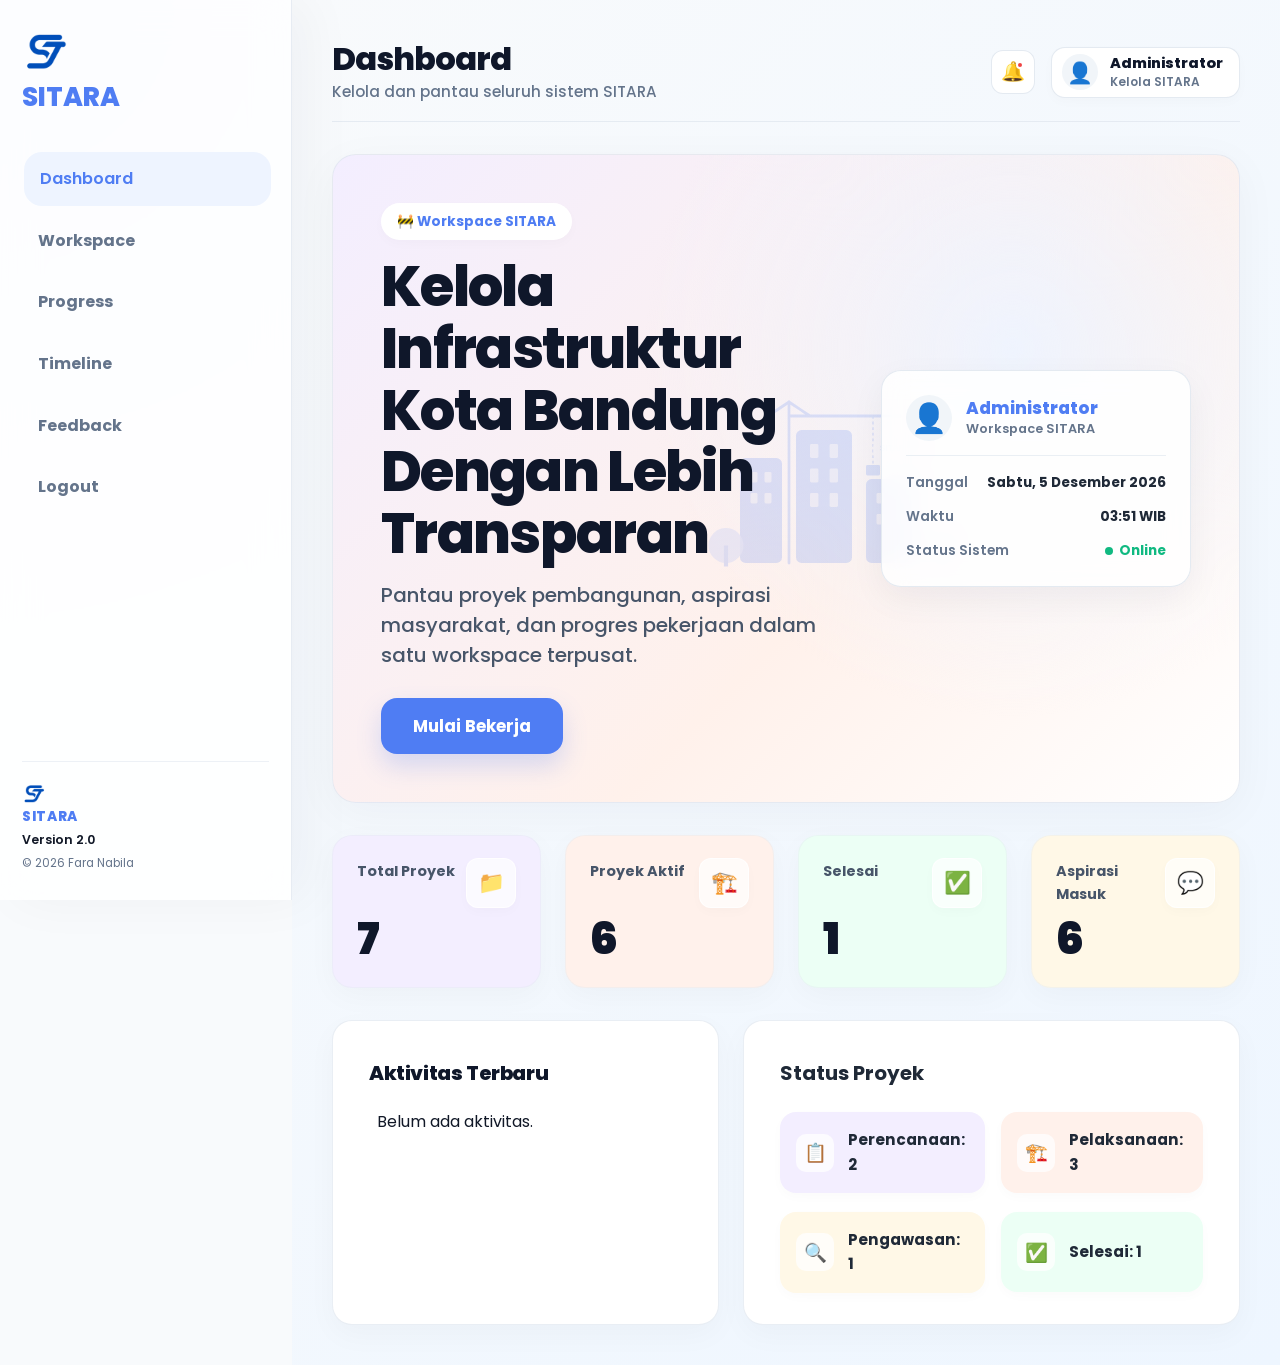
<file: admin-dashboard.html>
<!DOCTYPE html>
<html lang="id">
<head>
  <meta charset="UTF-8">
  <meta name="viewport" content="width=device-width, initial-scale=1.0">
  <title>Dashboard Admin | SITARA</title>
  <link rel="icon" type="image/png" href="assets/images/logo-sitara.png">

  <link rel="stylesheet" href="css/style.css">
  <link rel="stylesheet" href="css/admin.css?v=4">
  <link rel="stylesheet" href="css/modal.css">

</head>
<body>

<div class="admin-layout">

  <aside class="sidebar">

    <div class="sidebar-brand">
      <img src="assets/images/logo-st.png" alt="SITARA Logo" class="sidebar-logo"> SITARA
    </div>

    <nav class="sidebar-nav">

      <a href="admin-dashboard.html" class="sidebar-link active">
        Dashboard
      </a>

      <a href="workspace.html" class="sidebar-link">
        Workspace
      </a>

      <a href="progress.html" class="sidebar-link">
        Progress
      </a>

      <a href="timeline.html" class="sidebar-link">
        Timeline
      </a>

      <a href="feedback-admin.html" class="sidebar-link">
        Feedback
      </a>

      <a href="login.html" class="sidebar-link">
        Logout
      </a>

    </nav>

    <div class="sidebar-footer">
      <div class="footer-title">
        <img src="assets/images/logo-st.png" alt="SITARA Logo" class="footer-logo" style="vertical-align: middle; margin-right: 6px;"> SITARA
      </div>
      <div class="footer-version">Version 2.0</div>
      <div class="footer-copyright">© 2026 Fara Nabila</div>
    </div>

  </aside>

  <main class="admin-main dashboard-main">

    <header class="dashboard-header">
      <div class="dashboard-header-left">
        <h1 class="dashboard-title">Dashboard</h1>
        <p class="dashboard-subtitle">Kelola dan pantau seluruh sistem SITARA</p>
      </div>
      <div class="dashboard-header-right">
        <a href="feedback-admin.html" class="notification-btn" aria-label="Notifications">
          <span class="bell-icon">🔔</span>
          <span class="notification-badge"></span>
        </a>
        <div class="admin-profile-dropdown">
          <div class="profile-info">
            <span class="profile-avatar">👤</span>
            <div class="profile-text">
              <span class="profile-name">Administrator</span>
              <span class="profile-role">Kelola SITARA</span>
            </div>
          </div>
        </div>
      </div>
    </header>

    <div class="page-header dashboard-hero-card">
      <div class="hero-left-content">
        <span class="hero-badge">
          🚧 Workspace SITARA
        </span>
        <h1 class="page-title">
          Kelola Infrastruktur Kota Bandung Dengan Lebih Transparan
        </h1>
        <p class="page-description">
          Pantau proyek pembangunan, aspirasi masyarakat, dan progres pekerjaan dalam satu workspace terpusat.
        </p>
        <a href="workspace.html" class="button button-primary hero-button">
          Mulai Bekerja
        </a>
      </div>

      <!-- Infrastructure SVG Illustration -->
      <div class="hero-illustration">
        <svg viewBox="0 0 400 300" xmlns="http://www.w3.org/2000/svg">
          <!-- Buildings -->
          <rect x="50" y="120" width="60" height="150" rx="8" fill="var(--primary)" />
          <rect x="130" y="80" width="80" height="190" rx="8" fill="var(--primary)" />
          <rect x="230" y="150" width="70" height="120" rx="8" fill="var(--primary)" />
          
          <!-- Building Windows -->
          <rect x="65" y="140" width="10" height="15" rx="2" fill="white" opacity="0.6"/>
          <rect x="85" y="140" width="10" height="15" rx="2" fill="white" opacity="0.6"/>
          <rect x="65" y="170" width="10" height="15" rx="2" fill="white" opacity="0.6"/>
          <rect x="85" y="170" width="10" height="15" rx="2" fill="white" opacity="0.6"/>
          
          <rect x="150" y="100" width="12" height="20" rx="2" fill="white" opacity="0.6"/>
          <rect x="178" y="100" width="12" height="20" rx="2" fill="white" opacity="0.6"/>
          <rect x="150" y="135" width="12" height="20" rx="2" fill="white" opacity="0.6"/>
          <rect x="178" y="135" width="12" height="20" rx="2" fill="white" opacity="0.6"/>
          <rect x="150" y="170" width="12" height="20" rx="2" fill="white" opacity="0.6"/>
          <rect x="178" y="170" width="12" height="20" rx="2" fill="white" opacity="0.6"/>
          
          <rect x="245" y="170" width="10" height="15" rx="2" fill="white" opacity="0.6"/>
          <rect x="275" y="170" width="10" height="15" rx="2" fill="white" opacity="0.6"/>
          <rect x="245" y="200" width="10" height="15" rx="2" fill="white" opacity="0.6"/>
          <rect x="275" y="200" width="10" height="15" rx="2" fill="white" opacity="0.6"/>

          <!-- Construction Crane -->
          <path d="M 120 270 L 120 40 M 120 60 L 280 60 M 120 40 L 150 60 M 120 40 L 90 60" stroke="var(--primary)" stroke-width="4" stroke-linecap="round" fill="none" />
          <line x1="240" y1="60" x2="240" y2="130" stroke="var(--primary)" stroke-width="2" stroke-dasharray="4,4" />
          <rect x="230" y="130" width="20" height="15" rx="2" fill="var(--primary)" />
          
          <!-- Trees -->
          <circle cx="30" cy="245" r="25" fill="var(--primary-light)" opacity="0.8" />
          <rect x="27" y="245" width="6" height="30" fill="var(--primary)" />
          <circle cx="340" cy="250" r="20" fill="var(--primary-light)" opacity="0.8" />
          <rect x="337" y="250" width="6" height="25" fill="var(--primary)" />

          <!-- Concept Label -->
          <path d="M 280 80 Q 320 80 320 105 Q 320 130 280 130 Q 270 130 260 140 Q 265 130 250 130 Q 240 130 240 105 Q 240 80 280 80 Z" fill="var(--primary-soft)" opacity="0.8" />
          <text x="250" y="110" font-family="sans-serif" font-size="12" font-weight="bold" fill="var(--primary)">SITARA v2.0</text>
        </svg>
      </div>

      <!-- Generic Administrator Summary Card -->
      <div class="hero-admin-greeting">
        <div class="admin-card-header">
          <span class="admin-avatar">👤</span>
          <div class="admin-meta">
            <div class="admin-card-role">Administrator</div>
            <div class="admin-card-workspace">Workspace SITARA</div>
          </div>
        </div>
        <div class="admin-card-details">
          <div class="detail-row">
            <span class="detail-label">Tanggal</span>
            <span class="detail-value" id="admin-current-date">-</span>
          </div>
          <div class="detail-row">
            <span class="detail-label">Waktu</span>
            <span class="detail-value" id="admin-current-time">-</span>
          </div>
          <div class="detail-row">
            <span class="detail-label">Status Sistem</span>
            <span class="detail-value status-online">Online</span>
          </div>
        </div>
      </div>
    </div>

    <section class="kpi-grid">

      <div class="card kpi-card">
        <div class="kpi-label">
          Total Proyek
        </div>

        <div class="kpi-value" id="total-projects">
          12
        </div>
      </div>

      <div class="card kpi-card">
        <div class="kpi-label">
          Proyek Aktif
        </div>

        <div class="kpi-value" id="active-projects">
          8
        </div>
      </div>

      <div class="card kpi-card">
        <div class="kpi-label">
          Selesai
        </div>

        <div class="kpi-value" id="completed-projects">
          4
        </div>
      </div>

      <div class="card kpi-card">
        <div class="kpi-label">
          Aspirasi Masuk
        </div>

        <div class="kpi-value" id="feedback-count">
          7
        </div>
      </div>

    </section>

    <div class="dashboard-grid">
      <section class="dashboard-section dashboard-activity-section">
        <div class="dashboard-section-header">
          <h2 class="dashboard-section-title">
            Aktivitas Terbaru
          </h2>
        </div>
        <div id="recent-activities">
          <p>
            Belum ada aktivitas.
          </p>
        </div>
      </section>

      <section class="dashboard-section dashboard-status-section">
        <h2 class="dashboard-section-title">Status Proyek</h2>
        <div class="status-overview">
          <span class="badge">Perencanaan: 0</span>
          <span class="badge">Pelaksanaan: 0</span>
          <span class="badge">Pengawasan: 0</span>
          <span class="badge">Selesai: 0</span>
        </div>
      </section>
    </div>

  </main>

</div>

<script src="js/data.js"></script>
<script src="js/modal.js"></script>
<script src="js/admin.js"></script>
<script>
  document.addEventListener("DOMContentLoaded", function() {
    function updateAdminCardTime() {
      var dateElement = document.getElementById("admin-current-date");
      var timeElement = document.getElementById("admin-current-time");
      var now = new Date();
      
      if (dateElement) {
        var dateOptions = { weekday: 'long', day: 'numeric', month: 'long', year: 'numeric' };
        dateElement.textContent = now.toLocaleDateString('id-ID', dateOptions);
      }
      if (timeElement) {
        var timeOptions = { hour: '2-digit', minute: '2-digit' };
        timeElement.textContent = now.toLocaleTimeString('id-ID', timeOptions).replace(/\./g, ':') + ' WIB';
      }
    }
    
    updateAdminCardTime();
    setInterval(updateAdminCardTime, 1000);
  });
</script>

</body>
</html>
</file>
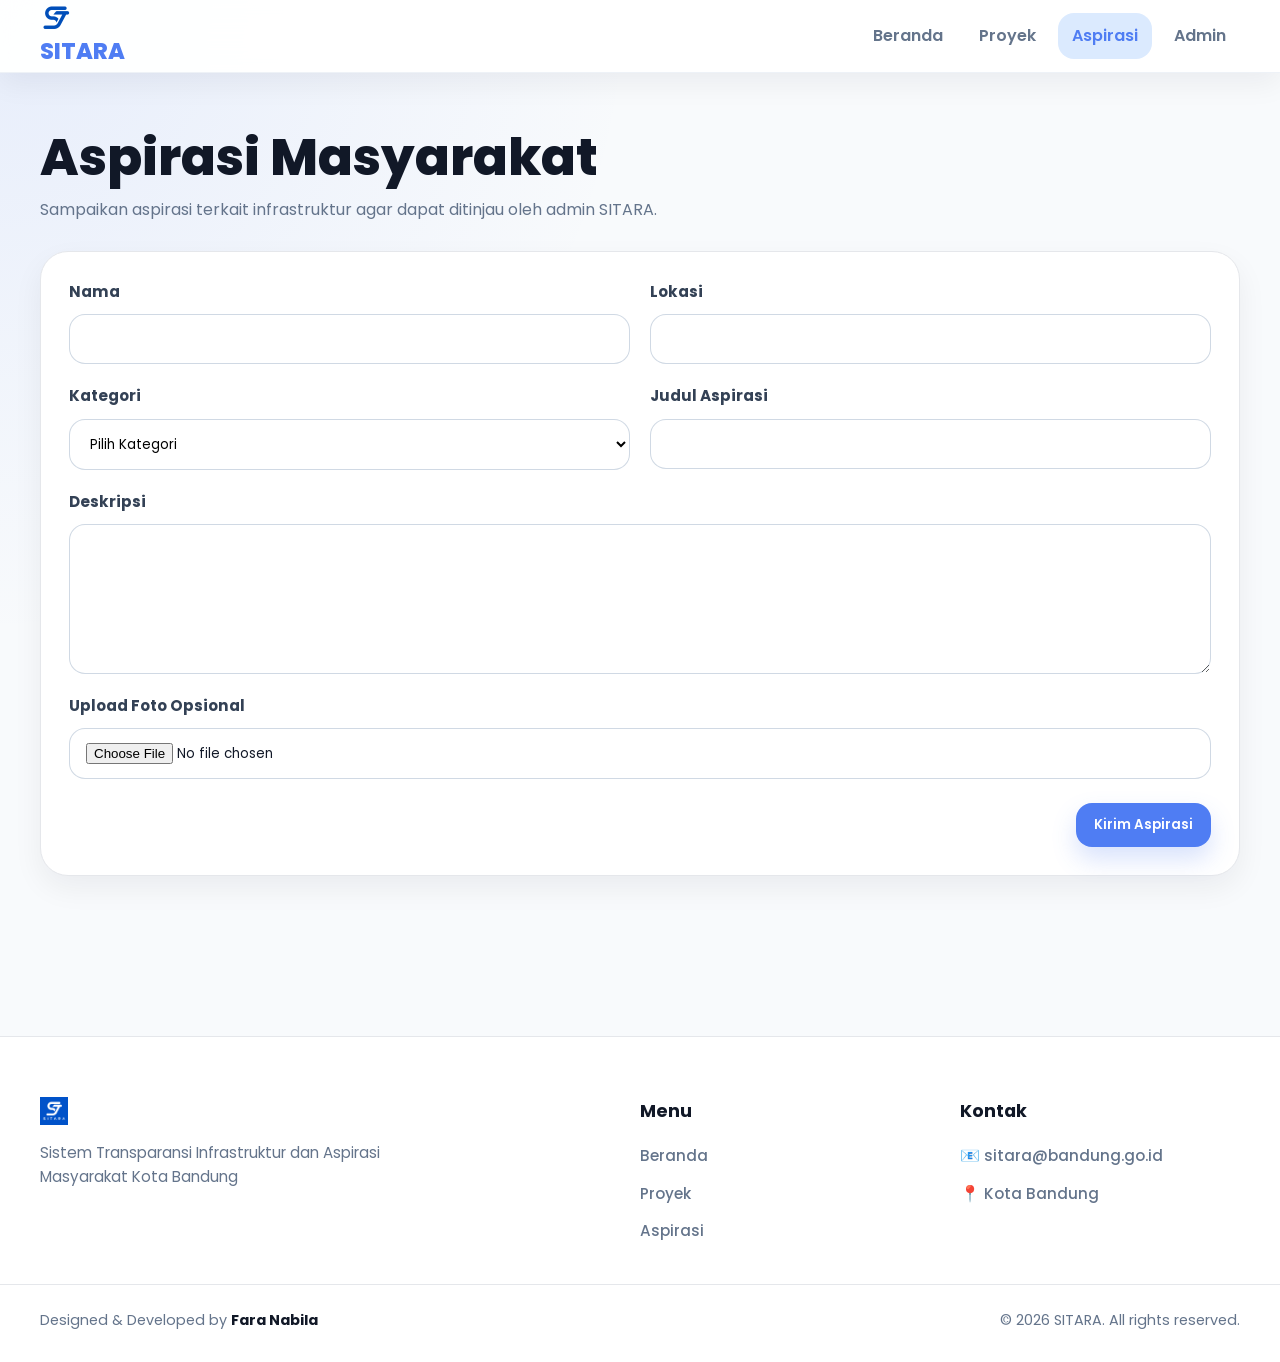
<file: aspirasi.html>
<!DOCTYPE html>
<html lang="id">
<head>
  <meta charset="UTF-8">
  <meta name="viewport" content="width=device-width, initial-scale=1.0">
  <title>Aspirasi Masyarakat | SITARA</title>
  <link rel="icon" type="image/png" href="assets/images/logo-sitara.png">

  <link rel="stylesheet" href="css/style.css">
  <link rel="stylesheet" href="css/public.css">
</head>
<body>

  <header class="public-header">
    <div class="container public-nav">
      <a href="index.html" class="public-brand">
        <img src="assets/images/logo-st.png" alt="SITARA Logo" class="brand-logo"> SITARA
      </a>

      <nav class="public-menu">
        <a href="index.html">Beranda</a>
        <a href="projects.html">Proyek</a>
        <a href="aspirasi.html" class="active">Aspirasi</a>
        <a href="login.html">Admin</a>
      </nav>
    </div>
  </header>

  <main class="public-page">
    <section class="container">
      <div class="page-header public-page-header">
        <h1 class="page-title">
          Aspirasi Masyarakat
        </h1>

        <p class="page-description">
          Sampaikan aspirasi terkait infrastruktur agar dapat ditinjau oleh admin SITARA.
        </p>
      </div>

      <form class="public-form-card" id="aspiration-form">
        <div class="public-form-grid">
          <div class="input-group">
            <label for="feedback-name">Nama</label>
            <input
              type="text"
              id="feedback-name"
              required
            >
          </div>

          <div class="input-group">
            <label for="feedback-location">Lokasi</label>
            <input
              type="text"
              id="feedback-location"
              required
            >
          </div>

          <div class="input-group">
            <label for="feedback-category">Kategori</label>
            <select id="feedback-category" required>
              <option value="">Pilih Kategori</option>
              <option value="Trotoar">Trotoar</option>
              <option value="Drainase">Drainase</option>
              <option value="Jalan">Jalan</option>
              <option value="Jembatan">Jembatan</option>
              <option value="Penerangan">Penerangan</option>
              <option value="Lainnya">Lainnya</option>
            </select>
          </div>

          <div class="input-group">
            <label for="feedback-title">Judul Aspirasi</label>
            <input
              type="text"
              id="feedback-title"
              required
            >
          </div>

          <div class="input-group public-form-full">
            <label for="feedback-description">Deskripsi</label>
            <textarea
              id="feedback-description"
              rows="6"
              required
            ></textarea>
          </div>

          <div class="input-group public-form-full">
            <label for="feedback-photo">Upload Foto Opsional</label>
            <input
              type="file"
              id="feedback-photo"
              accept="image/*"
            >
          </div>
        </div>

        <div class="public-form-actions">
          <button type="submit" class="button button-primary">
            Kirim Aspirasi
          </button>
        </div>
      </form>
    </section>
  </main>

  <footer class="public-footer-section">
    <div class="container public-footer-grid">
      <div class="footer-brand-col">
        <a href="index.html" class="footer-brand">
          <img src="assets/images/logo-sitara.png" alt="SITARA Logo" class="footer-brand-logo">
        </a>
        <p class="footer-description">
          Sistem Transparansi Infrastruktur dan Aspirasi Masyarakat Kota Bandung
        </p>
      </div>

      <div class="footer-menu-col">
        <h3 class="footer-title">Menu</h3>
        <ul class="footer-links">
          <li><a href="index.html">Beranda</a></li>
          <li><a href="projects.html">Proyek</a></li>
          <li><a href="aspirasi.html">Aspirasi</a></li>
        </ul>
      </div>

      <div class="footer-contact-col">
        <h3 class="footer-title">Kontak</h3>
        <ul class="footer-contact-info">
          <li>📧 <a href="mailto:sitara@bandung.go.id">sitara@bandung.go.id</a></li>
          <li>📍 <span>Kota Bandung</span></li>
        </ul>
      </div>
    </div>

    <div class="footer-bottom">
      <div class="container footer-bottom-content">
        <div class="footer-credit">
          Designed & Developed by <span class="credit-name">Fara Nabila</span>
        </div>
        <p class="footer-copy">&copy; 2026 SITARA. All rights reserved.</p>
      </div>
    </div>
  </footer>

  <div class="public-modal-overlay" id="public-confirm-modal">
    <div class="public-modal">
      <h2>
        Konfirmasi Pengiriman
      </h2>

      <p>
        Apakah data aspirasi yang Anda masukkan sudah benar? Aspirasi akan dikirim kepada admin SITARA untuk ditinjau.
      </p>

      <div class="public-form-actions">
        <button class="button button-secondary" id="public-confirm-cancel">
          Batal
        </button>

        <button class="button button-primary" id="public-confirm-submit">
          Kirim Aspirasi
        </button>
      </div>
    </div>
  </div>

  <div class="public-modal-overlay" id="public-success-modal">
    <div class="public-modal">
      <h2>
        Aspirasi Berhasil Dikirim
      </h2>

      <p>
        Terima kasih. Aspirasi Anda telah berhasil dikirim dan sedang menunggu tinjauan admin.
      </p>

      <button class="button button-primary" id="public-modal-ok">
        OK
      </button>
    </div>
  </div>

  <script src="js/data.js?v=2"></script>
  <script src="js/public.js?v=2"></script>

</body>
</html>
</file>
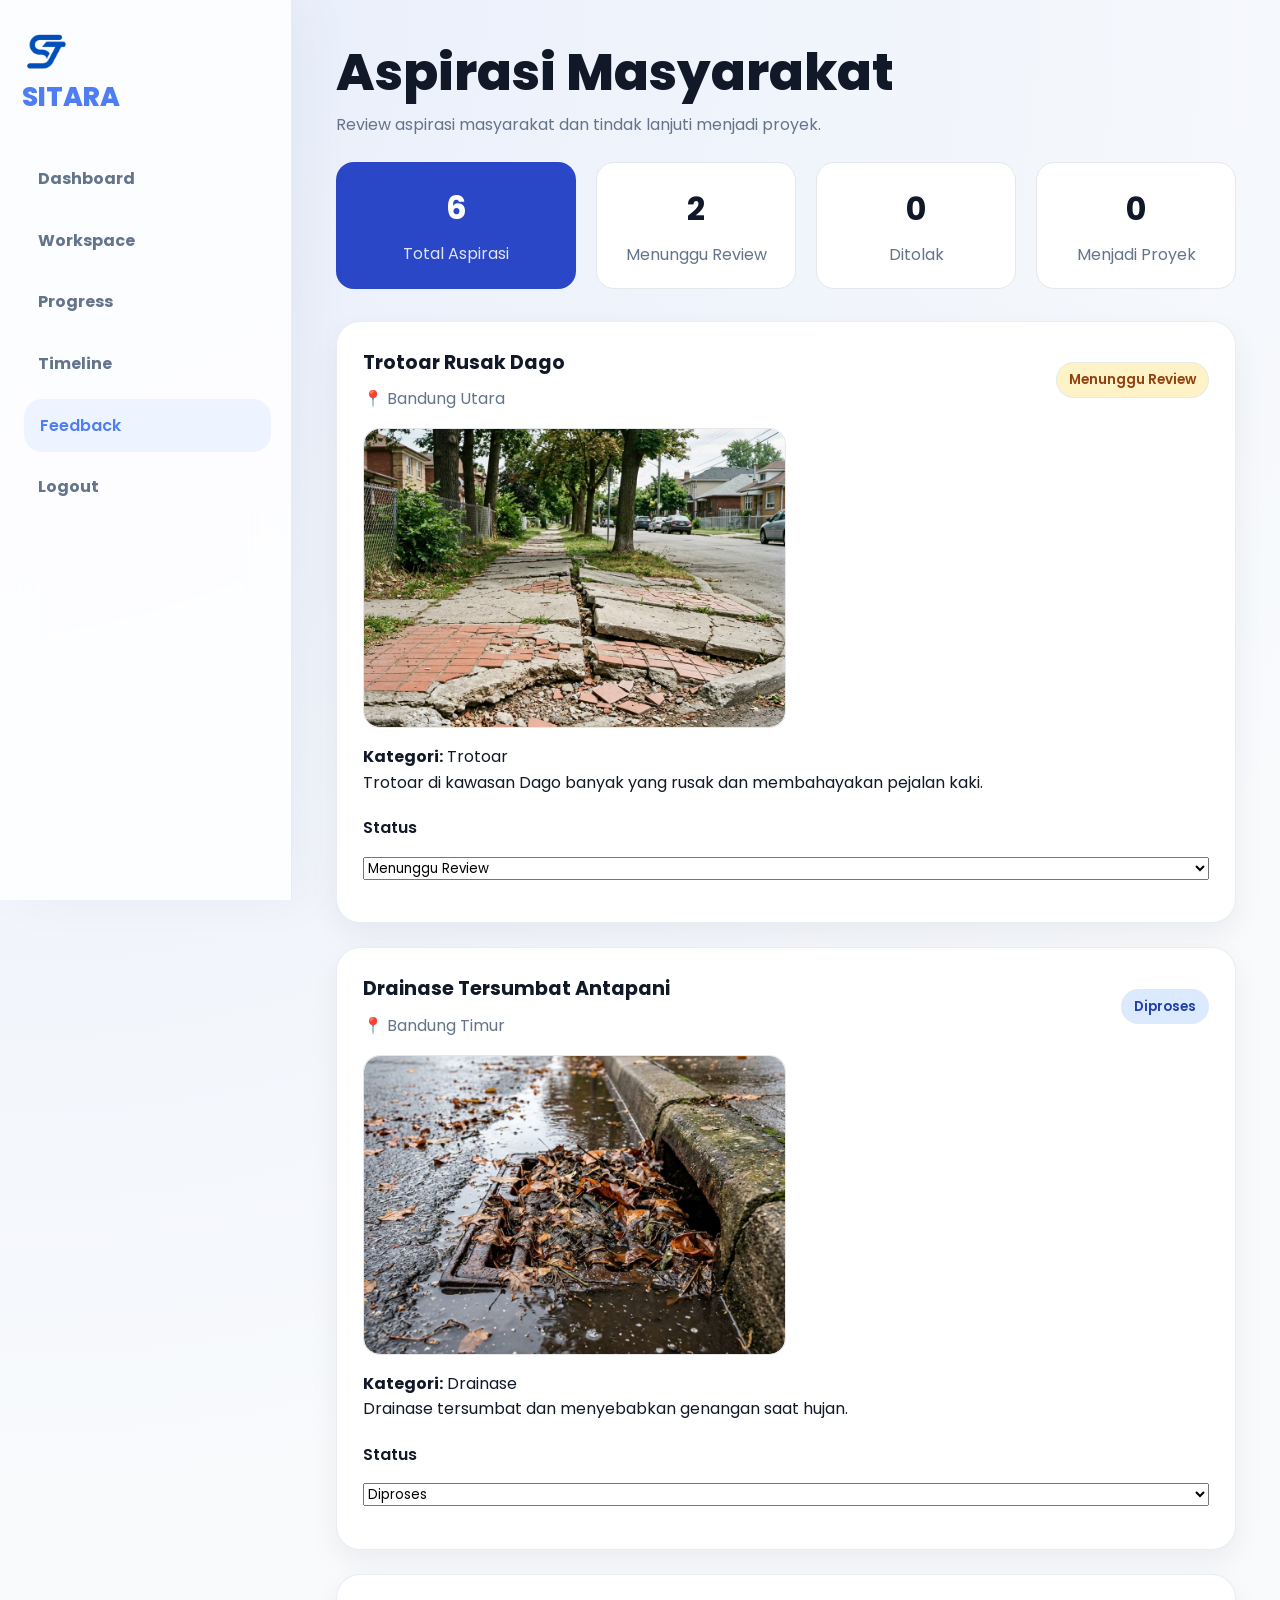
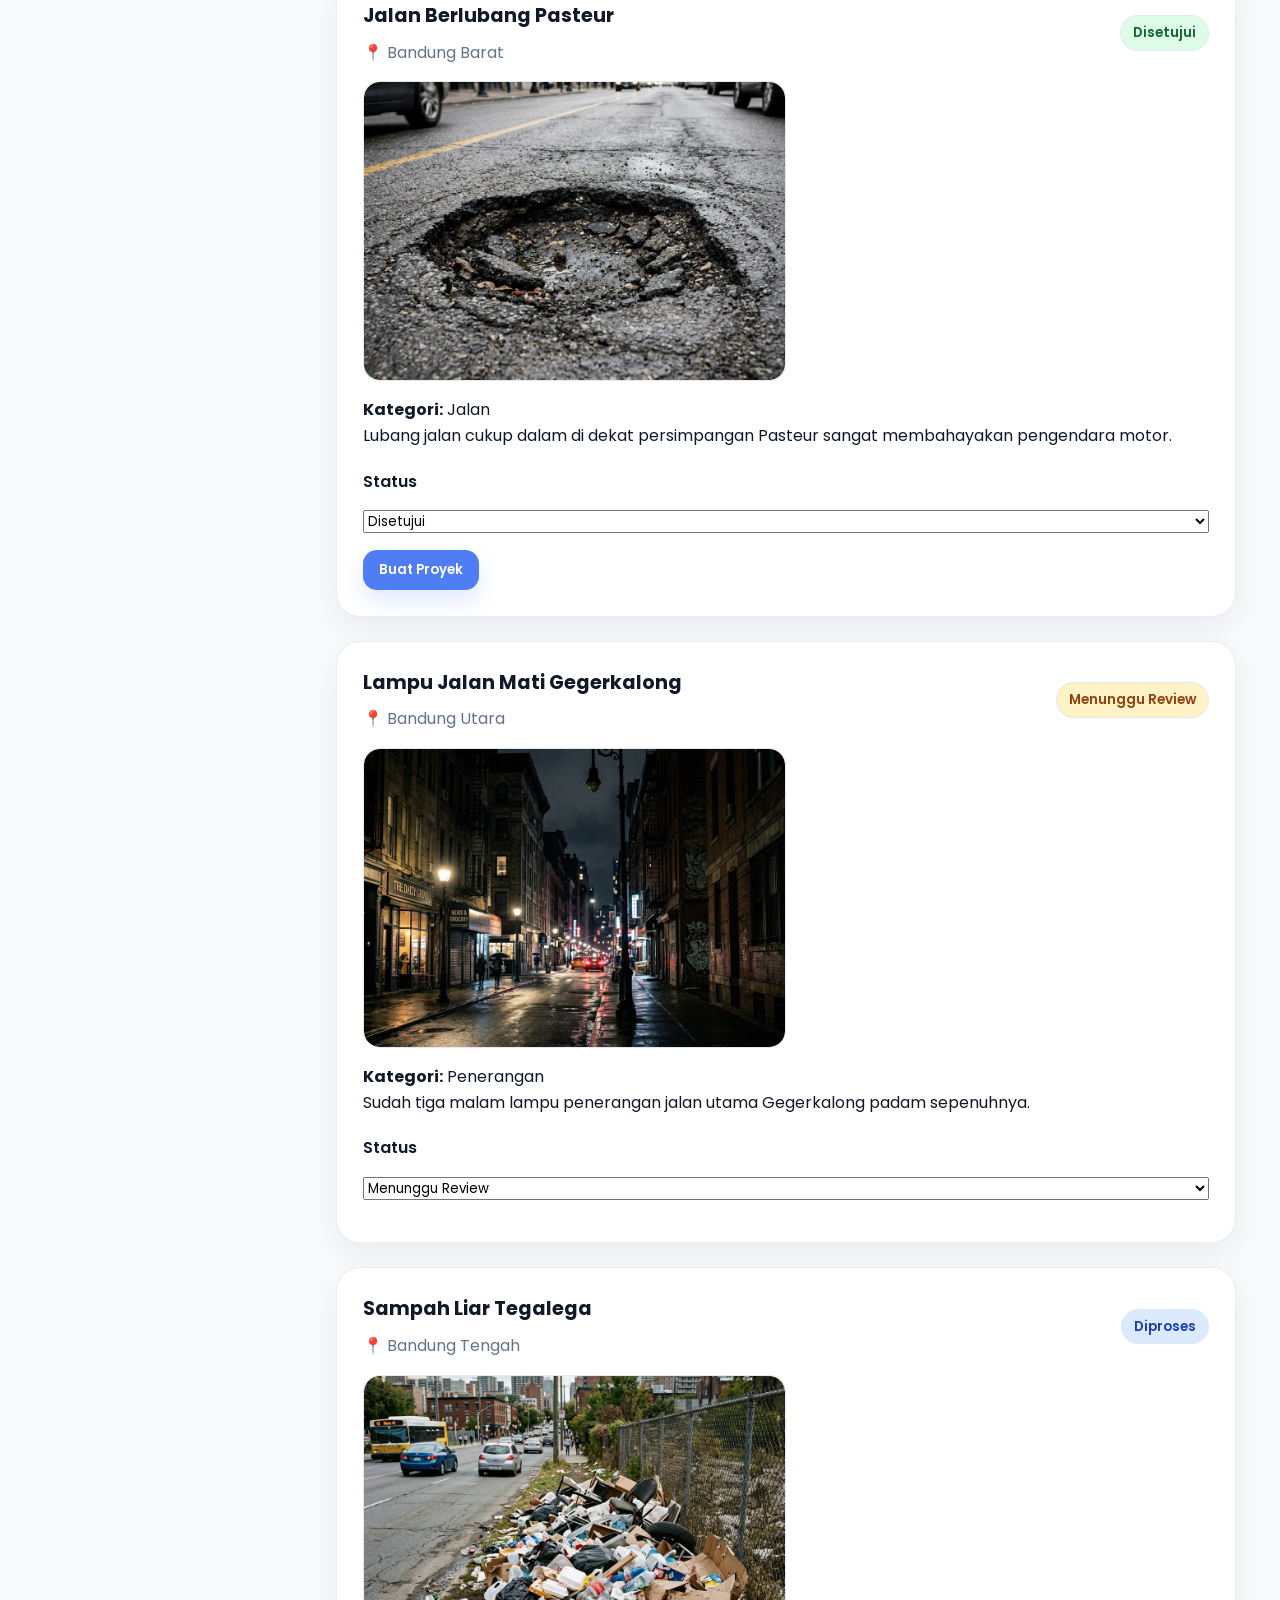
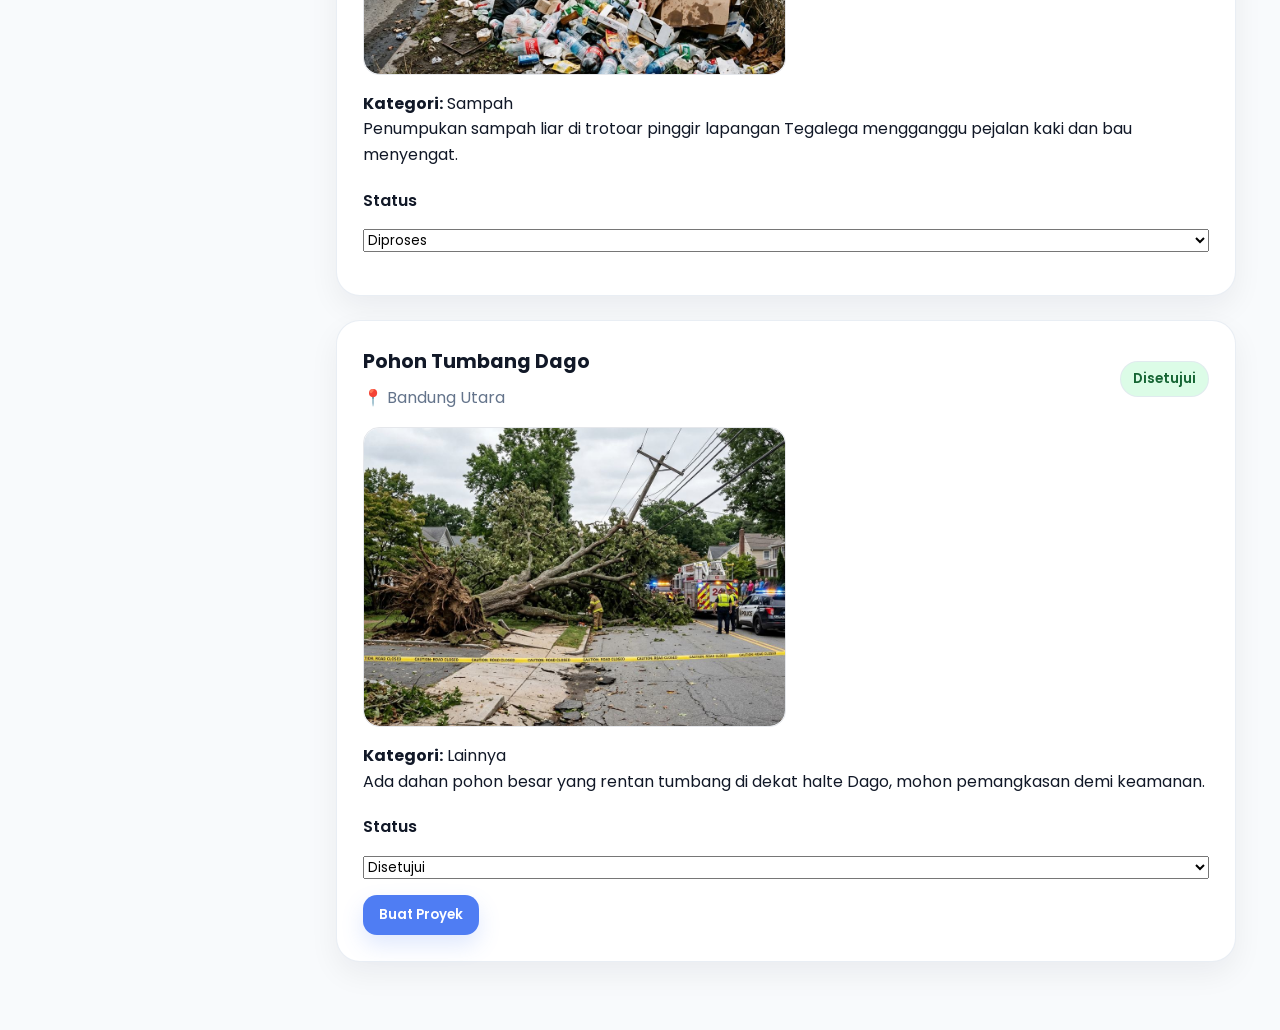
<file: feedback-admin.html>
<!DOCTYPE html>
<html lang="id">
<head>
  <meta charset="UTF-8">
  <meta name="viewport" content="width=device-width, initial-scale=1.0">
  <title>Feedback Admin | SITARA</title>
  <link rel="icon" type="image/png" href="assets/images/logo-sitara.png">

  <link rel="stylesheet" href="css/style.css">
  <link rel="stylesheet" href="css/admin.css">
  <link rel="stylesheet" href="css/modal.css">

</head>
<body>

<div class="admin-layout">

  <aside class="sidebar">

    <div class="sidebar-brand">
      <img src="assets/images/logo-st.png" alt="SITARA Logo" class="sidebar-logo"> SITARA
    </div>

    <nav class="sidebar-nav">

      <a href="admin-dashboard.html" class="sidebar-link">
        Dashboard
      </a>

      <a href="workspace.html" class="sidebar-link">
        Workspace
      </a>

      <a href="progress.html" class="sidebar-link">
        Progress
      </a>

      <a href="timeline.html" class="sidebar-link">
        Timeline
      </a>

      <a href="feedback-admin.html" class="sidebar-link active">
        Feedback
      </a>

      <a href="login.html" class="sidebar-link">
        Logout
      </a>

    </nav>

  </aside>

  <main class="admin-main">

    <h1 class="page-title">
      Aspirasi Masyarakat
    </h1>

    <p class="page-description">
  Review aspirasi masyarakat dan tindak lanjuti menjadi proyek.
</p>

<div class="feedback-stats">

  <div class="stat-card primary">
    <h3 id="total-feedbacks">0</h3>
    <p>Total Aspirasi</p>
  </div>

  <div class="stat-card">
    <h3 id="review-feedbacks">0</h3>
    <p>Menunggu Review</p>
  </div>

  <div class="stat-card">
    <h3 id="rejected-feedbacks">0</h3>
    <p>Ditolak</p>
  </div>

  <div class="stat-card">
    <h3 id="project-feedbacks">0</h3>
    <p>Menjadi Proyek</p>
  </div>

</div>

<div id="feedback-container"></div>

  </main>

</div>

<div class="modal-overlay" id="message-modal">

  <div class="modal small-modal">

    <div class="modal-header">
      <h3 id="modal-title">
        Konfirmasi
      </h3>
    </div>

    <div class="modal-body">

      <p id="modal-message">
      </p>

    </div>

    <div class="modal-footer">

      <button
        class="button button-secondary"
        id="modal-cancel"
      >
        Batal
      </button>

      <button
        class="button button-primary"
        id="modal-ok"
      >
        OK
      </button>

    </div>

  </div>

</div>

<script src="js/data.js"></script>
<script src="js/modal.js"></script>
<script src="js/feedback.js"></script>

</body>
</html>
</file>
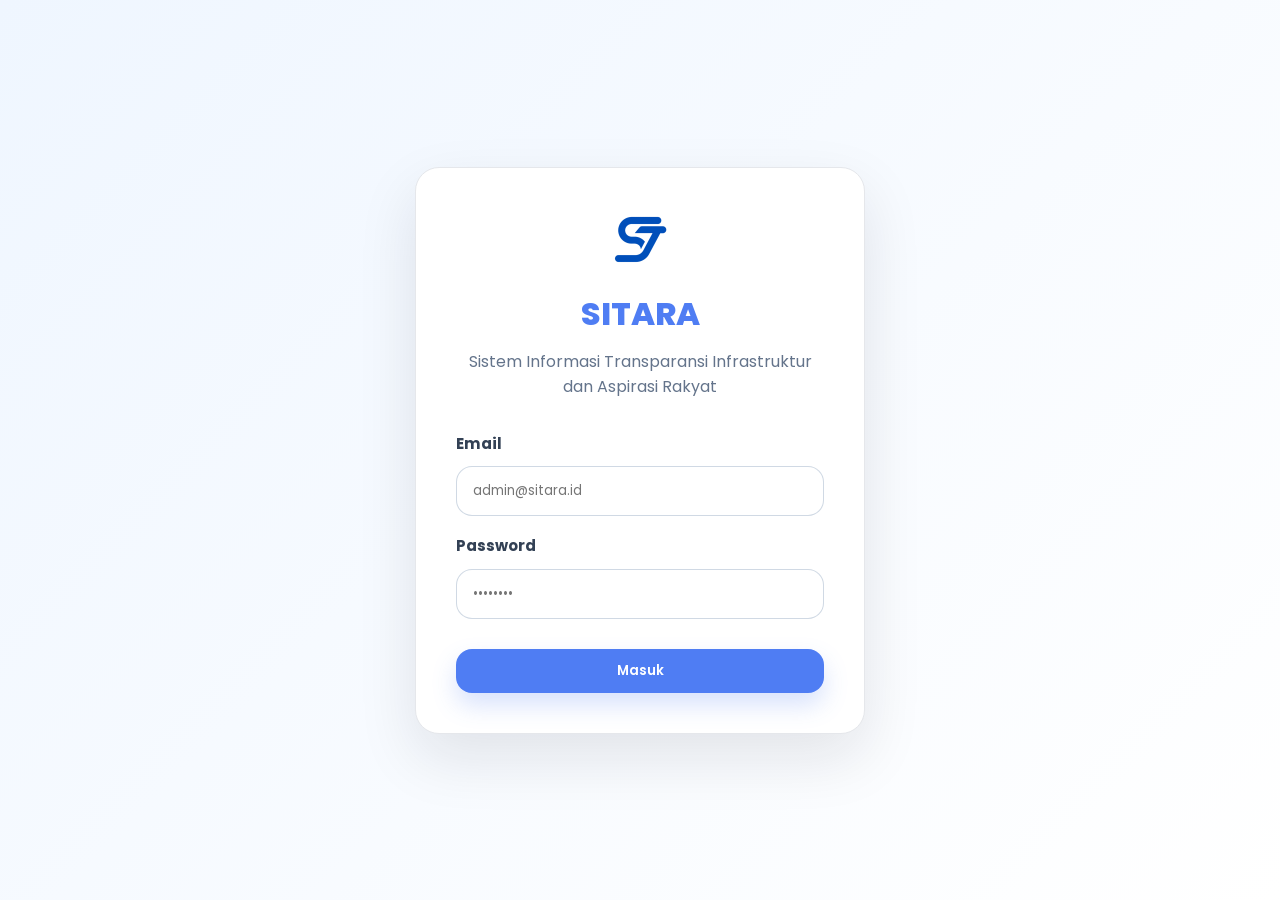
<file: login.html>
<!DOCTYPE html>
<html lang="id">
<head>
  <meta charset="UTF-8">
  <meta name="viewport" content="width=device-width, initial-scale=1.0">
  <title>Login Admin | SITARA</title>
  <link rel="icon" type="image/png" href="assets/images/logo-sitara.png">

  <link rel="stylesheet" href="css/style.css">
  <link rel="stylesheet" href="css/admin.css">
</head>
<body>

  <section class="login-page">

    <div class="login-card">

      <div class="login-header">
        <img src="assets/images/logo-st.png" alt="SITARA Logo" class="login-logo">
        <h1>SITARA</h1>
        <p>
          Sistem Informasi Transparansi Infrastruktur dan Aspirasi Rakyat
        </p>
      </div>

      <form id="login-form" class="login-form">

        <div class="input-group">
          <label>Email</label>
          <input
            type="email"
            id="email"
            placeholder="admin@sitara.id"
            required
          >
        </div>

        <div class="input-group">
          <label>Password</label>
          <input
            type="password"
            id="password"
            placeholder="••••••••"
            required
          >
        </div>

        <button
          type="submit"
          class="button button-primary"
        >
          Masuk
        </button>

      </form>

    </div>

  </section>

  <script src="js/login.js"></script>

</body>
</html>
</file>
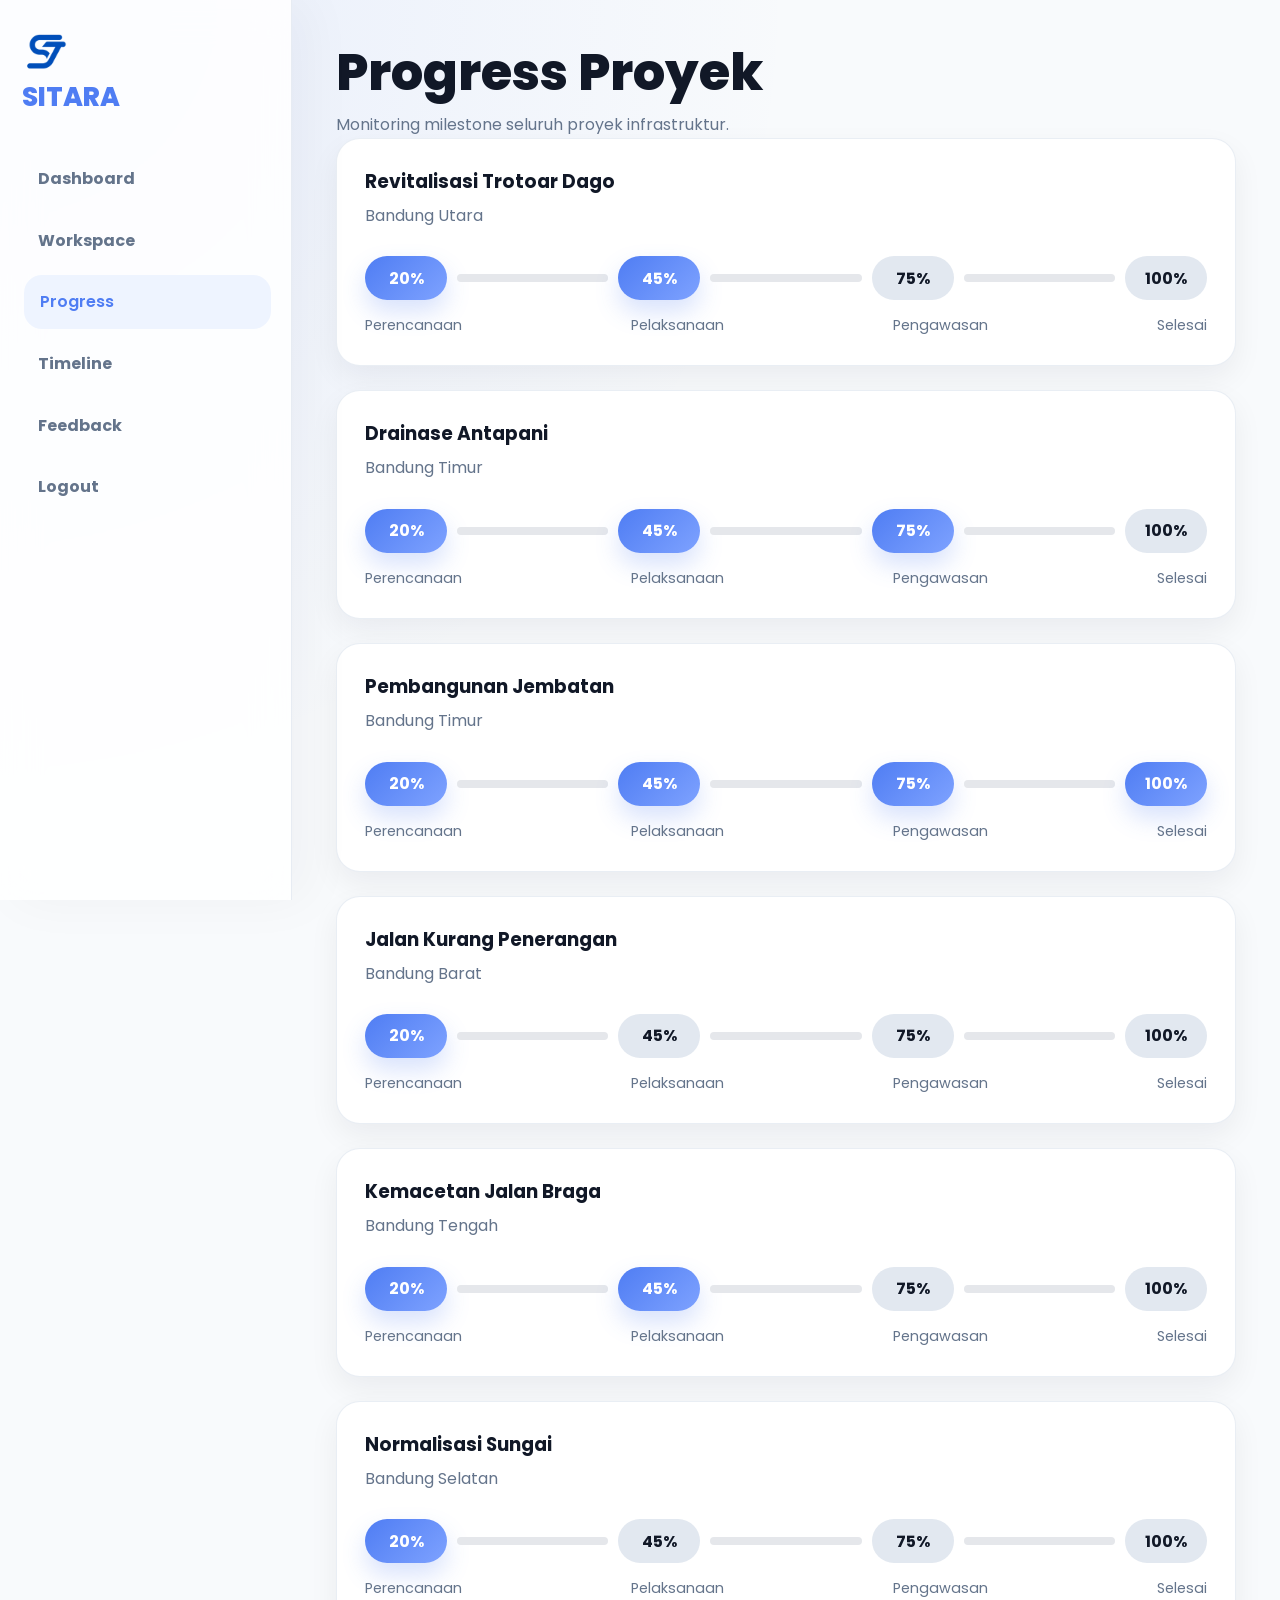
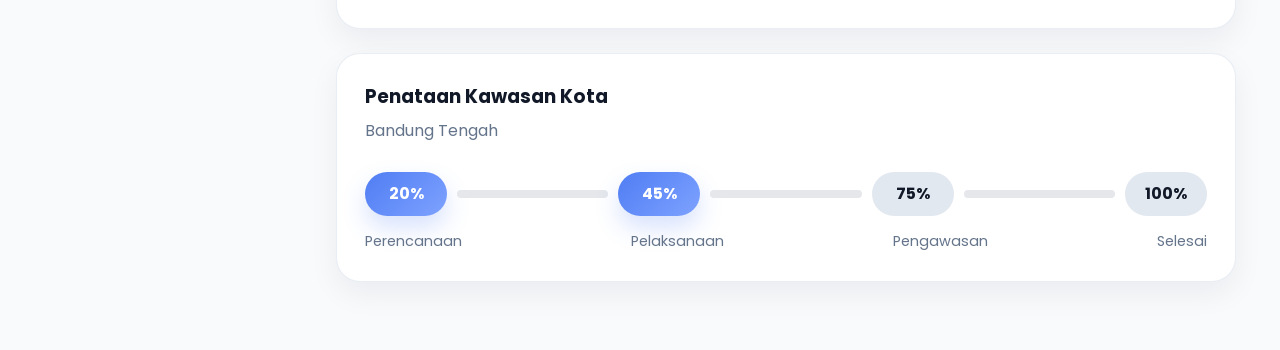
<file: progress.html>
<!DOCTYPE html>
<html lang="id">
<head>
  <meta charset="UTF-8">
  <meta name="viewport" content="width=device-width, initial-scale=1.0">
  <title>Progress Proyek | SITARA</title>
  <link rel="icon" type="image/png" href="assets/images/logo-sitara.png">

  <link rel="stylesheet" href="css/style.css">
  <link rel="stylesheet" href="css/admin.css">
  <link rel="stylesheet" href="css/modal.css">

</head>
<body>

<div class="admin-layout">

  <aside class="sidebar">

    <div class="sidebar-brand">
      <img src="assets/images/logo-st.png" alt="SITARA Logo" class="sidebar-logo"> SITARA
    </div>

    <nav class="sidebar-nav">

      <a href="admin-dashboard.html" class="sidebar-link">
        Dashboard
      </a>

      <a href="workspace.html" class="sidebar-link">
        Workspace
      </a>

      <a href="progress.html" class="sidebar-link active">
        Progress
      </a>

      <a href="timeline.html" class="sidebar-link">
        Timeline
      </a>

      <a href="feedback-admin.html" class="sidebar-link">
        Feedback
      </a>

      <a href="login.html" class="sidebar-link">
        Logout
      </a>

    </nav>

  </aside>

  <main class="admin-main">

    <h1 class="page-title">
      Progress Proyek
    </h1>

    <p class="page-description">
      Monitoring milestone seluruh proyek infrastruktur.
    </p>

    <div id="progress-container"></div>

  </main>

</div>

<div class="modal-overlay" id="message-modal">

  <div class="modal small-modal">

    <div class="modal-header">
      <h3 id="modal-title">
        Konfirmasi
      </h3>
    </div>

    <div class="modal-body">

      <p id="modal-message">
      </p>

    </div>

    <div class="modal-footer">

      <button
        class="button button-secondary"
        id="modal-cancel"
      >
        Batal
      </button>

      <button
        class="button button-primary"
        id="modal-ok"
      >
        OK
      </button>

    </div>

  </div>

</div>

<script src="js/data.js"></script>
<script src="js/modal.js"></script>
<script src="js/progress.js"></script>

</body>
</html>
</file>
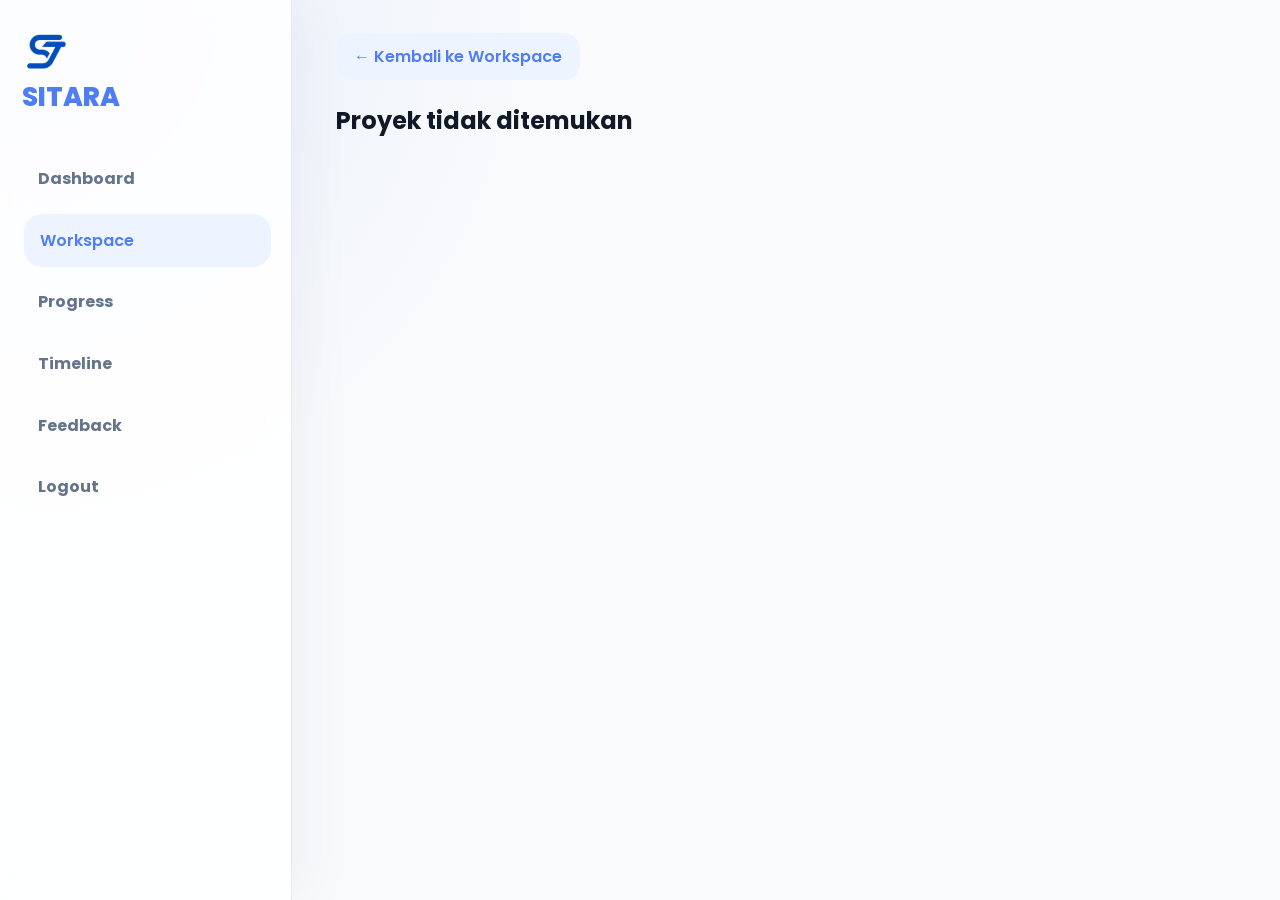
<file: project-detail.html>
<!DOCTYPE html>
<html lang="id">
<head>
  <meta charset="UTF-8">
  <meta name="viewport" content="width=device-width, initial-scale=1.0">
  <title>Detail Proyek | SITARA</title>
  <link rel="icon" type="image/png" href="assets/images/logo-sitara.png">

  <link rel="stylesheet" href="css/style.css">
  <link rel="stylesheet" href="css/admin.css">
  <link rel="stylesheet" href="css/modal.css">
   
</head>
<body>

<div class="admin-layout">

  <aside class="sidebar">

    <div class="sidebar-brand">
      <img src="assets/images/logo-st.png" alt="SITARA Logo" class="sidebar-logo"> SITARA
    </div>

    <nav class="sidebar-nav">

      <a href="admin-dashboard.html" class="sidebar-link">
        Dashboard
      </a>

      <a href="workspace.html" class="sidebar-link active">
        Workspace
      </a>

      <a href="progress.html" class="sidebar-link">
        Progress
      </a>

      <a href="timeline.html" class="sidebar-link">
        Timeline
      </a>

      <a href="feedback-admin.html" class="sidebar-link">
        Feedback
      </a>

      <a href="login.html" class="sidebar-link">
        Logout
      </a>

    </nav>

  </aside>

  <main class="admin-main">

    <a href="workspace.html" class="button button-secondary">
      ← Kembali ke Workspace
    </a>

    <div class="mt-4"></div>

    <div id="project-detail-container">

    </div>

  </main>

</div>

<div class="modal-overlay" id="message-modal">

  <div class="modal small-modal">

    <div class="modal-header">
      <h3 id="modal-title">
        Konfirmasi
      </h3>
    </div>

    <div class="modal-body">

      <p id="modal-message">
      </p>

    </div>

    <div class="modal-footer">

      <button
        class="button button-secondary"
        id="modal-cancel"
      >
        Batal
      </button>

      <button
        class="button button-primary"
        id="modal-ok"
      >
        OK
      </button>

    </div>

  </div>

</div>

<script src="js/data.js"></script>
<script src="js/modal.js"></script>
<script src="js/project-detail.js"></script>

</body>
</html>
</file>
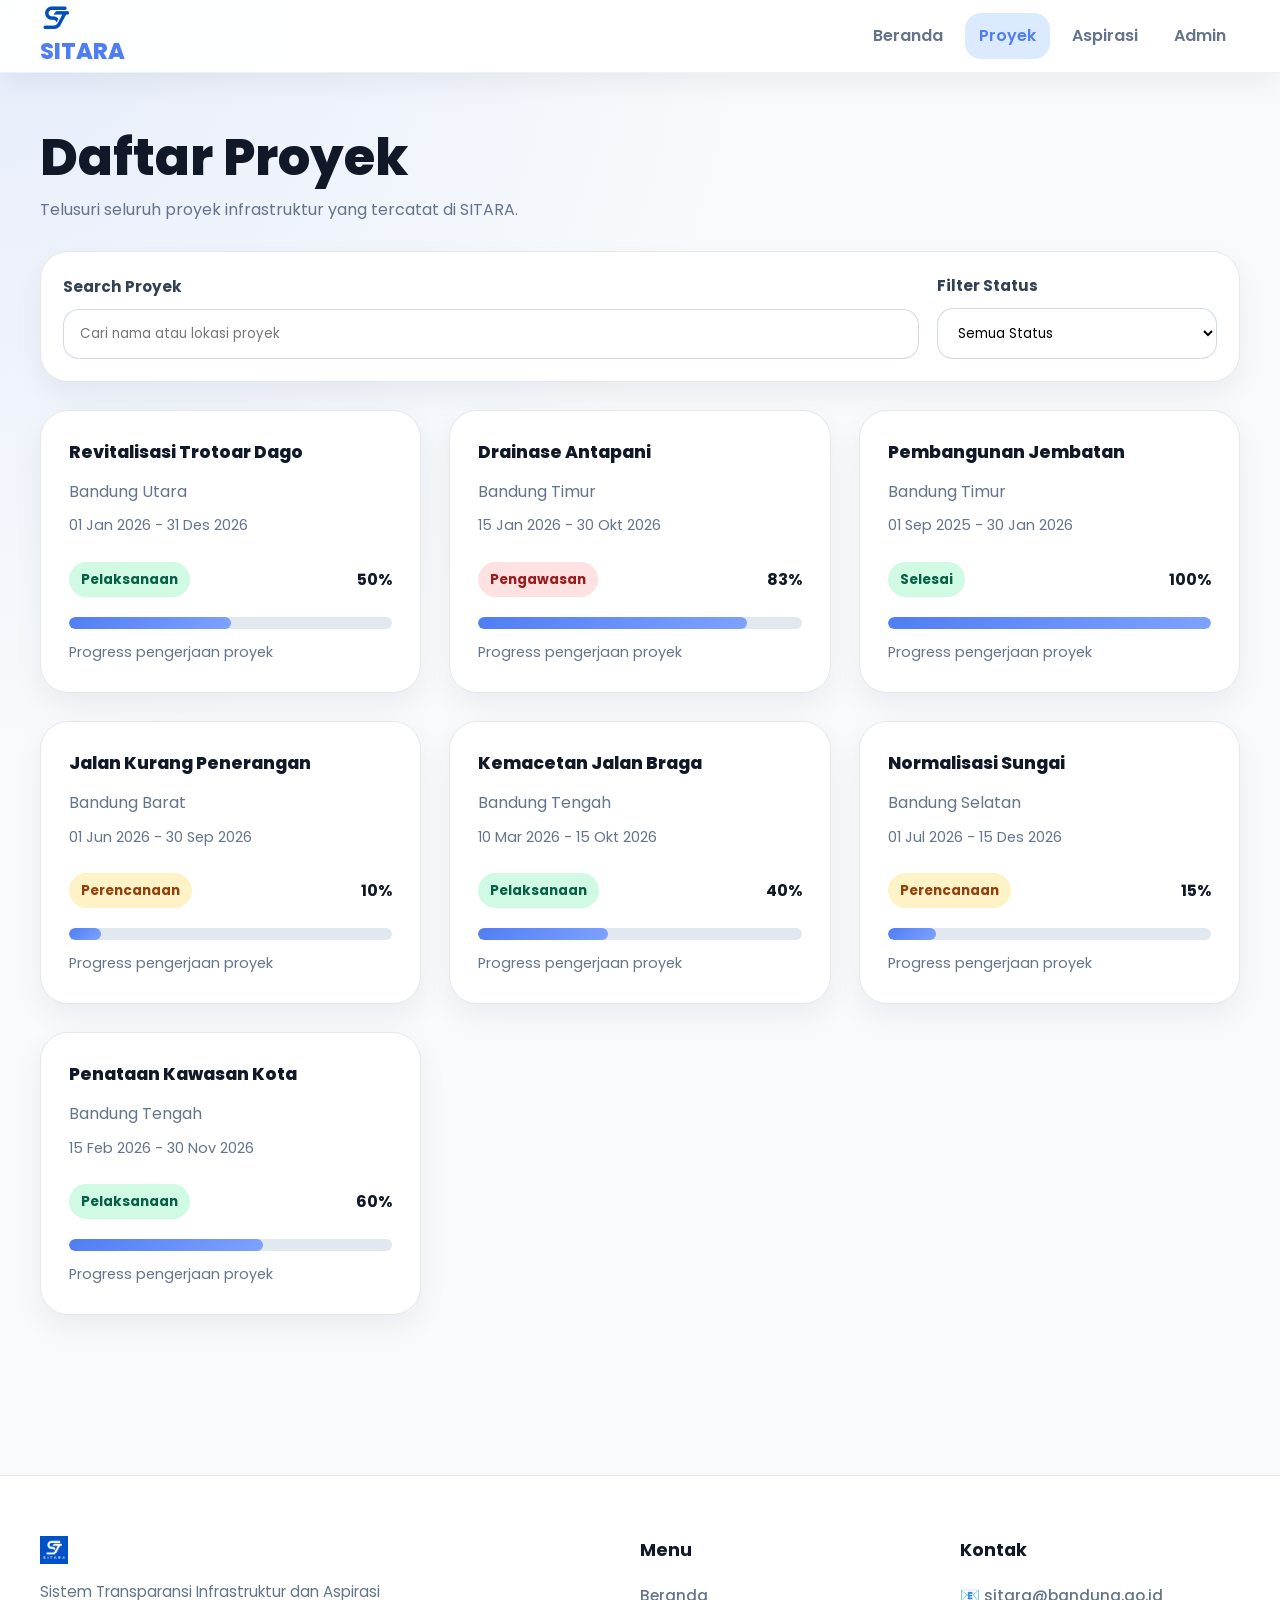
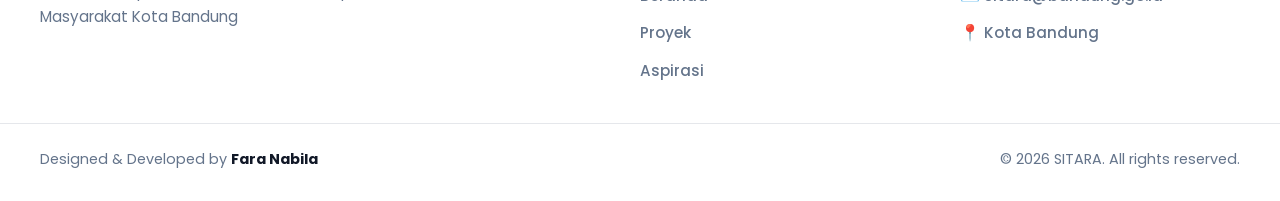
<file: projects.html>
<!DOCTYPE html>
<html lang="id">
<head>
  <meta charset="UTF-8">
  <meta name="viewport" content="width=device-width, initial-scale=1.0">
  <title>Daftar Proyek | SITARA</title>
  <link rel="icon" type="image/png" href="assets/images/logo-sitara.png">

  <link rel="stylesheet" href="css/style.css">
  <link rel="stylesheet" href="css/public.css">
</head>
<body>

  <header class="public-header">
    <div class="container public-nav">
      <a href="index.html" class="public-brand">
        <img src="assets/images/logo-st.png" alt="SITARA Logo" class="brand-logo"> SITARA
      </a>

      <nav class="public-menu">
        <a href="index.html">Beranda</a>
        <a href="projects.html" class="active">Proyek</a>
        <a href="aspirasi.html">Aspirasi</a>
        <a href="login.html">Admin</a>
      </nav>
    </div>
  </header>

  <main class="public-page">
    <section class="container">
      <div class="page-header public-page-header">
        <h1 class="page-title">
          Daftar Proyek
        </h1>

        <p class="page-description">
          Telusuri seluruh proyek infrastruktur yang tercatat di SITARA.
        </p>
      </div>

      <div class="public-toolbar">
        <div class="input-group public-search">
          <label for="project-search">Search Proyek</label>
          <input
            type="search"
            id="project-search"
            placeholder="Cari nama atau lokasi proyek"
          >
        </div>

        <div class="input-group public-filter">
          <label for="status-filter">Filter Status</label>
          <select id="status-filter">
            <option value="">Semua Status</option>
            <option value="Perencanaan">Perencanaan</option>
            <option value="Pelaksanaan">Pelaksanaan</option>
            <option value="Pengawasan">Pengawasan</option>
            <option value="Selesai">Selesai</option>
          </select>
        </div>
      </div>

      <div class="public-project-grid" id="public-project-list"></div>
    </section>
  </main>

  <footer class="public-footer-section">
    <div class="container public-footer-grid">
      <div class="footer-brand-col">
        <a href="index.html" class="footer-brand">
          <img src="assets/images/logo-sitara.png" alt="SITARA Logo" class="footer-brand-logo">
        </a>
        <p class="footer-description">
          Sistem Transparansi Infrastruktur dan Aspirasi Masyarakat Kota Bandung
        </p>
      </div>

      <div class="footer-menu-col">
        <h3 class="footer-title">Menu</h3>
        <ul class="footer-links">
          <li><a href="index.html">Beranda</a></li>
          <li><a href="projects.html">Proyek</a></li>
          <li><a href="aspirasi.html">Aspirasi</a></li>
        </ul>
      </div>

      <div class="footer-contact-col">
        <h3 class="footer-title">Kontak</h3>
        <ul class="footer-contact-info">
          <li>📧 <a href="mailto:sitara@bandung.go.id">sitara@bandung.go.id</a></li>
          <li>📍 <span>Kota Bandung</span></li>
        </ul>
      </div>
    </div>

    <div class="footer-bottom">
      <div class="container footer-bottom-content">
        <div class="footer-credit">
          Designed & Developed by <span class="credit-name">Fara Nabila</span>
        </div>
        <p class="footer-copy">&copy; 2026 SITARA. All rights reserved.</p>
      </div>
    </div>
  </footer>

  <script src="js/data.js"></script>
  <script src="js/public.js"></script>

</body>
</html>
</file>
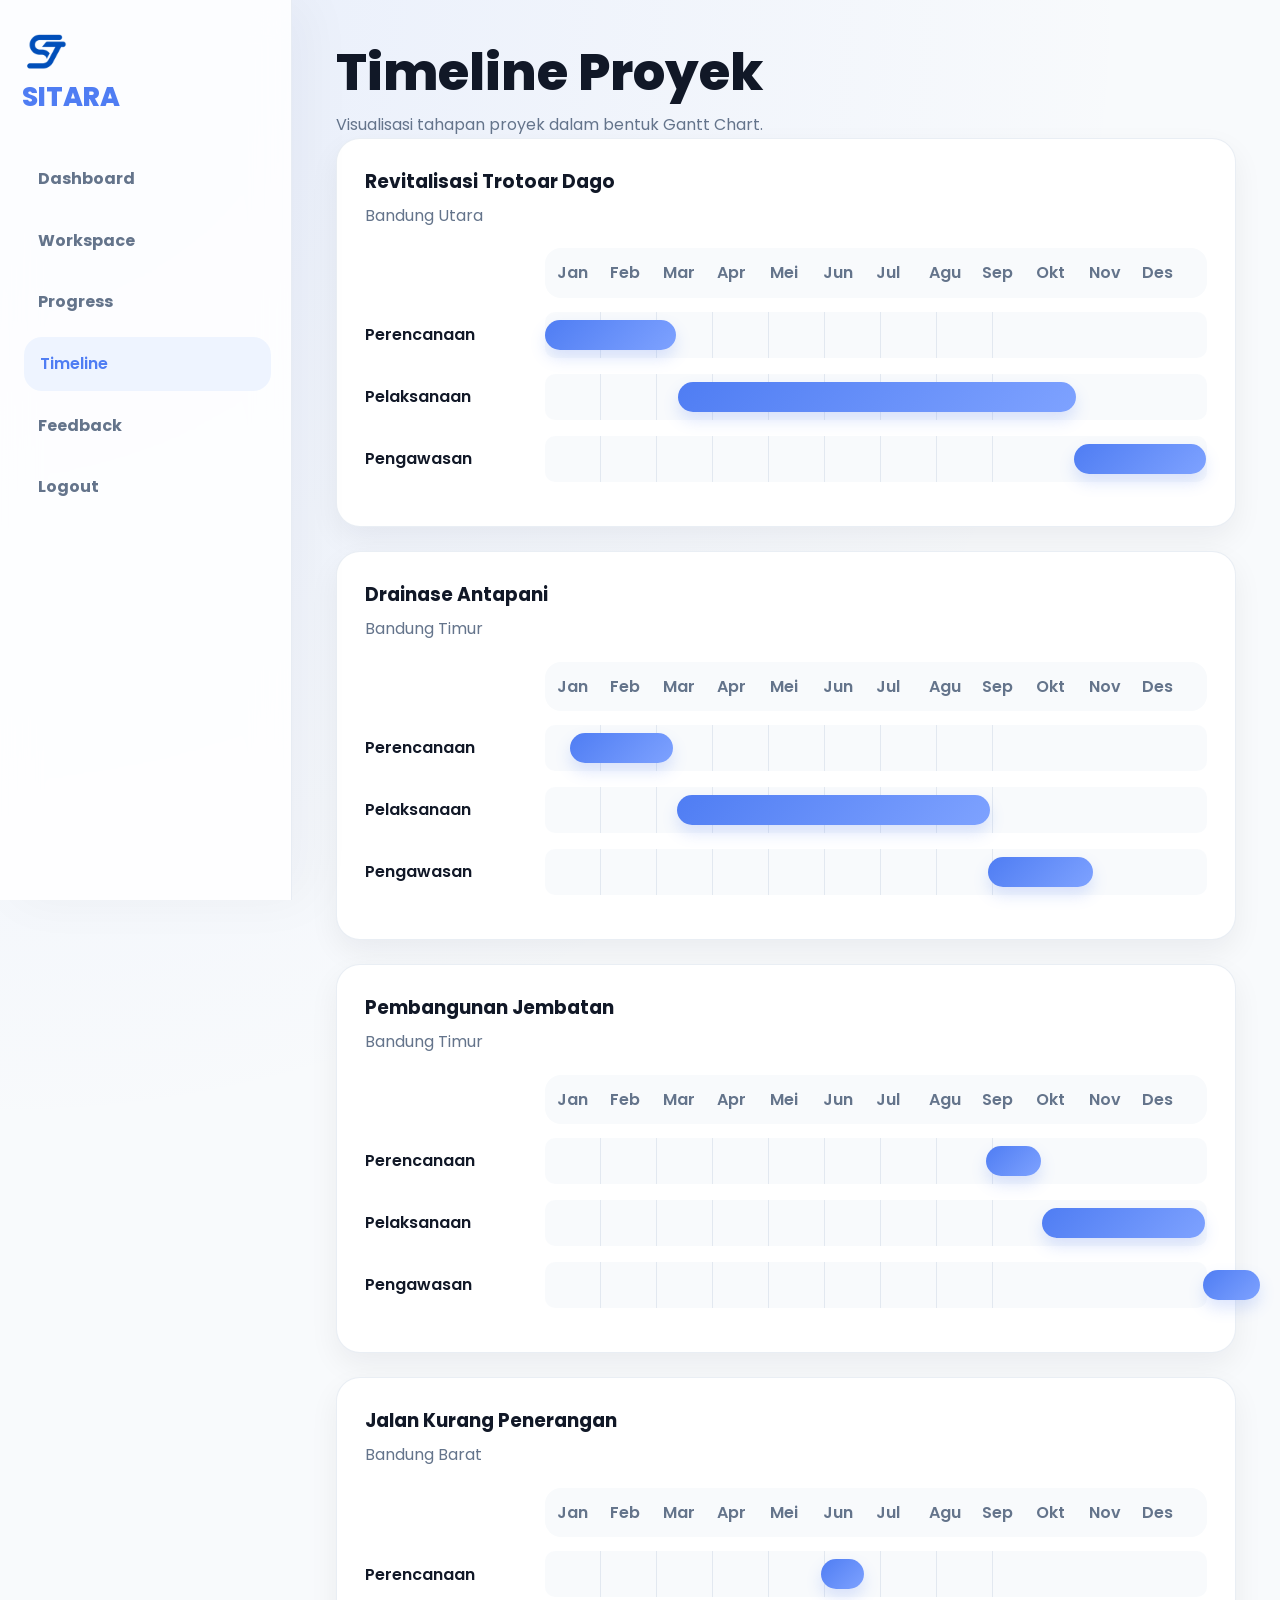
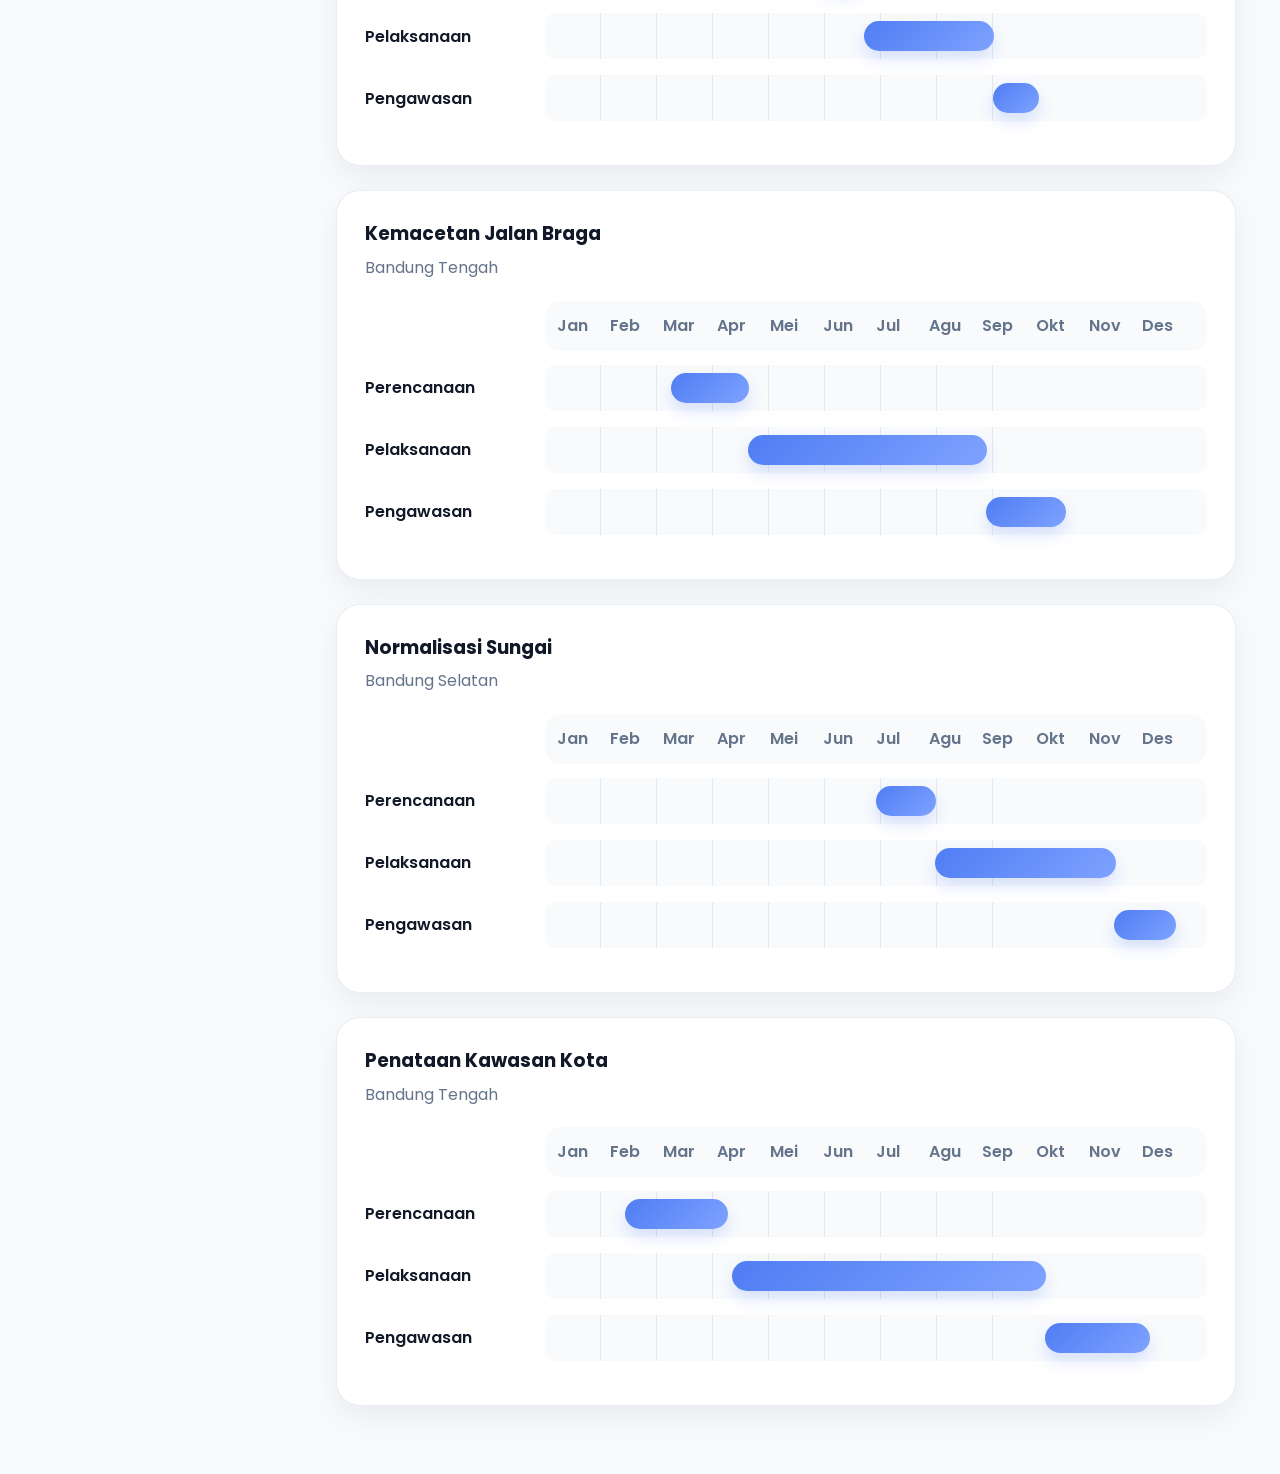
<file: timeline.html>
<!DOCTYPE html>
<html lang="id">
<head>
  <meta charset="UTF-8">
  <meta name="viewport" content="width=device-width, initial-scale=1.0">
  <title>Timeline Proyek | SITARA</title>
  <link rel="icon" type="image/png" href="assets/images/logo-sitara.png">

  <link rel="stylesheet" href="css/style.css">
  <link rel="stylesheet" href="css/admin.css">
  <link rel="stylesheet" href="css/modal.css">
</head>
<body>

<div class="admin-layout">

  <aside class="sidebar">

    <div class="sidebar-brand">
      <img src="assets/images/logo-st.png" alt="SITARA Logo" class="sidebar-logo"> SITARA
    </div>

    <nav class="sidebar-nav">

      <a href="admin-dashboard.html" class="sidebar-link">
        Dashboard
      </a>

      <a href="workspace.html" class="sidebar-link">
        Workspace
      </a>

      <a href="progress.html" class="sidebar-link">
        Progress
      </a>

      <a href="timeline.html" class="sidebar-link active">
        Timeline
      </a>

      <a href="feedback-admin.html" class="sidebar-link">
        Feedback
      </a>

      <a href="login.html" class="sidebar-link">
        Logout
      </a>

    </nav>

  </aside>

  <main class="admin-main">

    <h1 class="page-title">
      Timeline Proyek
    </h1>

    <p class="page-description">
      Visualisasi tahapan proyek dalam bentuk Gantt Chart.
    </p>

    <div id="timeline-container"></div>

  </main>

</div>

<script src="js/data.js"></script>
<script src="js/timeline.js"></script>

</body>
</html>
</file>
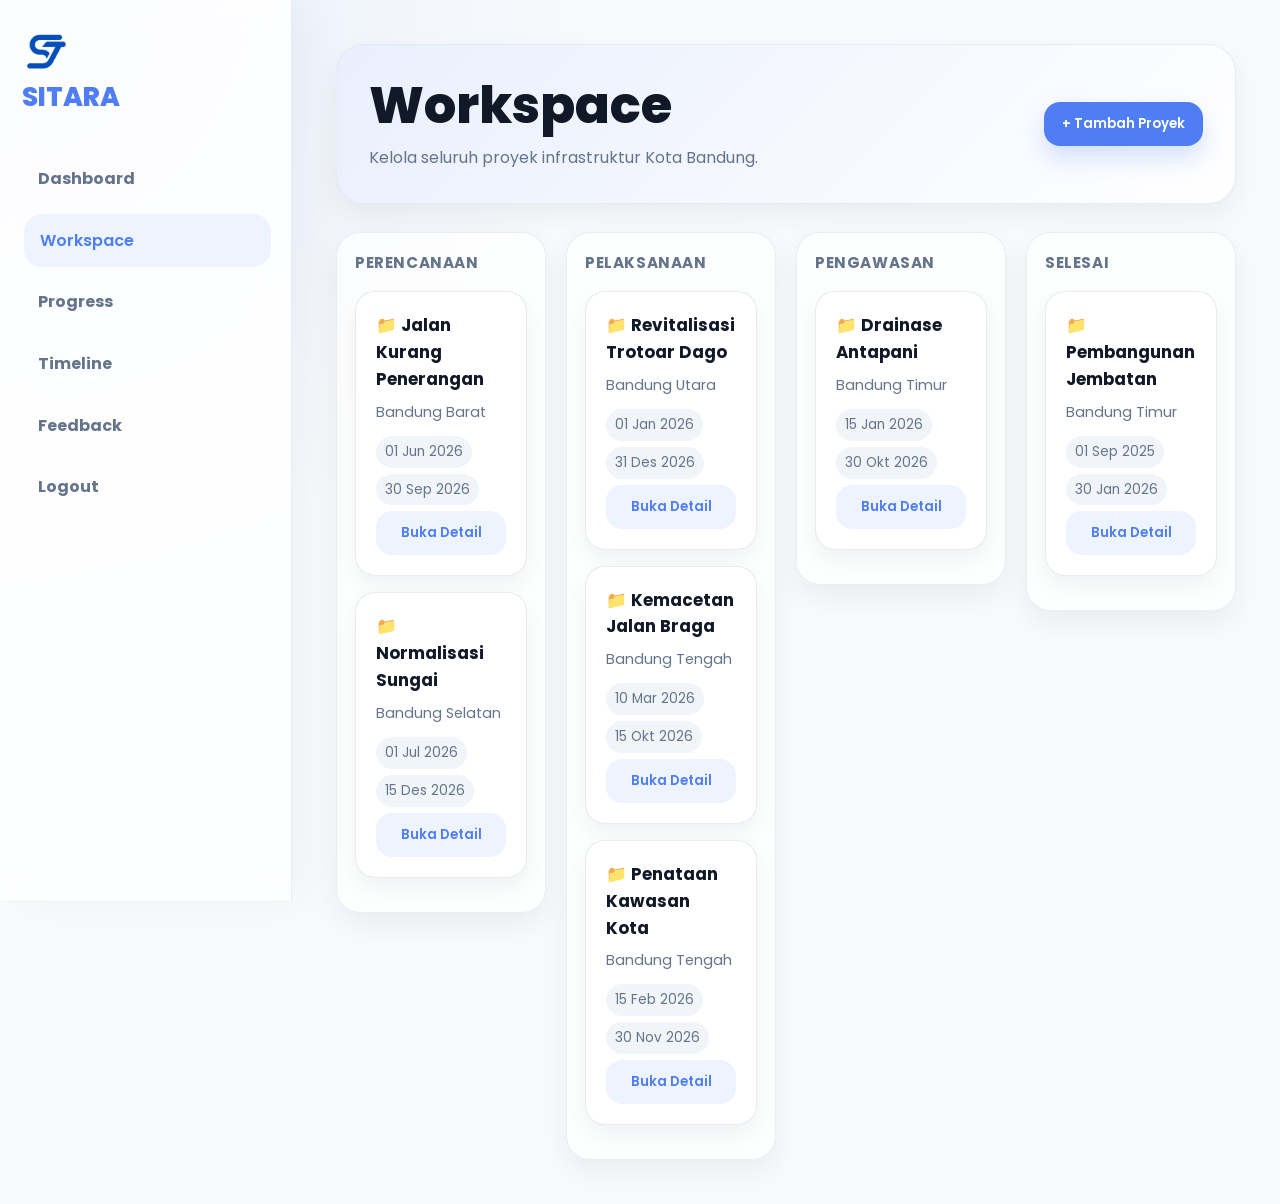
<file: workspace.html>
<!DOCTYPE html>
<html lang="id">
<head>
  <meta charset="UTF-8">
  <meta name="viewport" content="width=device-width, initial-scale=1.0">
  <title>Workspace | SITARA</title>
  <link rel="icon" type="image/png" href="assets/images/logo-sitara.png">

  <link rel="stylesheet" href="css/style.css">
  <link rel="stylesheet" href="css/admin.css">
  <link rel="stylesheet" href="css/modal.css">
   
</head>
<body>

<div class="admin-layout">

  <aside class="sidebar">

    <div class="sidebar-brand">
      <img src="assets/images/logo-st.png" alt="SITARA Logo" class="sidebar-logo"> SITARA
    </div>

    <nav class="sidebar-nav">

      <a href="admin-dashboard.html" class="sidebar-link">
        Dashboard
      </a>

      <a href="workspace.html" class="sidebar-link active">
        Workspace
      </a>

      <a href="progress.html" class="sidebar-link">
        Progress
      </a>

      <a href="timeline.html" class="sidebar-link">
        Timeline
      </a>

      <a href="feedback-admin.html" class="sidebar-link">
        Feedback
      </a>

      <a href="login.html" class="sidebar-link">
        Logout
      </a>

    </nav>

  </aside>

  <main class="admin-main">

    <div class="top-bar">

      <div>

        <h1 class="page-title">
          Workspace
        </h1>

        <p class="page-description">
          Kelola seluruh proyek infrastruktur Kota Bandung.
        </p>

      </div>

      <div class="top-bar-right">

        <button
          class="button button-primary"
          id="add-project-btn"
        >
          + Tambah Proyek
        </button>

      </div>

    </div>

    <div class="board">

      <div class="board-column">

        <div class="board-title">
          Perencanaan
        </div>

        <div id="planning-board"></div>

      </div>

      <div class="board-column">

        <div class="board-title">
          Pelaksanaan
        </div>

        <div id="running-board"></div>

      </div>

      <div class="board-column">

        <div class="board-title">
          Pengawasan
        </div>

        <div id="monitoring-board"></div>

      </div>

      <div class="board-column">

        <div class="board-title">
          Selesai
        </div>

        <div id="completed-board"></div>

      </div>

    </div>

  </main>

</div>

<div class="modal-overlay" id="message-modal">

  <div class="modal small-modal">

    <div class="modal-header">
      <h3 id="modal-title">
        Konfirmasi
      </h3>
    </div>

    <div class="modal-body">

      <p id="modal-message">
      </p>

    </div>

    <div class="modal-footer">

      <button
        class="button button-secondary"
        id="modal-cancel"
      >
        Batal
      </button>

      <button
        class="button button-primary"
        id="modal-ok"
      >
        OK
      </button>

    </div>

  </div>

</div>

<div
  class="modal-overlay"
  id="project-modal"
>

  <div class="modal">

    <div class="modal-header">
      <h3>Tambah Proyek Baru</h3>
    </div>

    <div class="modal-body">

      <div class="input-group">
        <label>Nama Proyek</label>
        <input
          type="text"
          id="new-project-name"
        >
      </div>

      <div class="input-group">
        <label>Lokasi</label>
        <input
          type="text"
          id="new-project-location"
        >
      </div>

      <div class="input-group">
        <label>Tanggal Mulai</label>
        <input
          type="date"
          id="new-project-start"
        >
      </div>

      <div class="input-group">
        <label>Target Selesai</label>
        <input
          type="date"
          id="new-project-target"
        >
      </div>

      <div class="input-group">
        <label>Deskripsi</label>
        <textarea
          id="new-project-description"
        ></textarea>
      </div>

    </div>

    <div class="modal-footer">

      <button
        class="button button-secondary"
        id="close-project-modal"
      >
        Batal
      </button>

      <button
        class="button button-primary"
        id="save-new-project"
      >
        Simpan
      </button>

    </div>

  </div>

</div>

<script src="js/data.js"></script>
<script src="js/modal.js"></script>
<script src="js/admin.js"></script>

</body>
</html>
</file>
<file: css/style.css>
@import url('https://fonts.googleapis.com/css2?family=Poppins:wght@300;400;500;600;700;800&display=swap');

:root {
  --primary: #1E40AF;
  --primary-light: #3B82F6;

  --success: #10B981;
  --warning: #F59E0B;
  --danger: #EF4444;

  --bg: #F8FAFC;
  --surface: #FFFFFF;

  --text: #0F172A;
  --muted: #64748B;

  --border: #E2E8F0;

  --radius-sm: 12px;
  --radius-md: 16px;
  --radius-lg: 24px;

  --shadow-sm: 0 4px 12px rgba(15, 23, 42, 0.05);
  --shadow-md: 0 8px 24px rgba(15, 23, 42, 0.08);

  --container: 1280px;
}

* {
  margin: 0;
  padding: 0;
  box-sizing: border-box;
}

html {
  scroll-behavior: smooth;
}

body {
  font-family: 'Poppins', sans-serif;
  background: var(--bg);
  color: var(--text);
  line-height: 1.6;
}

img {
  max-width: 100%;
  display: block;
}

a {
  color: inherit;
  text-decoration: none;
}

button,
input,
select,
textarea {
  font-family: inherit;
}

.container {
  width: min(100% - 48px, var(--container));
  margin-inline: auto;
}

.section {
  padding: 80px 0;
}

.section-title {
  font-size: 2rem;
  font-weight: 700;
  margin-bottom: 12px;
}

.section-subtitle {
  color: var(--muted);
  max-width: 700px;
}

.card {
  background: var(--surface);
  border-radius: var(--radius-md);
  border: 1px solid var(--border);
  box-shadow: var(--shadow-sm);
}

.button {
  border: none;
  cursor: pointer;
  transition: .3s;
  border-radius: 12px;
  padding: 12px 20px;
  font-weight: 600;
}

.button-primary {
  background: var(--primary);
  color: white;
}

.button-primary:hover {
  background: var(--primary-light);
}

.button-secondary {
  background: #EFF6FF;
  color: var(--primary);
}

.button-secondary:hover {
  background: #DBEAFE;
}

.input-group {
  display: flex;
  flex-direction: column;
  gap: 8px;
}

.input-group label {
  font-size: .95rem;
  font-weight: 500;
}

.input-group input,
.input-group textarea,
.input-group select {
  border: 1px solid var(--border);
  border-radius: 12px;
  padding: 14px 16px;
  outline: none;
  background: white;
}

.input-group input:focus,
.input-group textarea:focus,
.input-group select:focus {
  border-color: var(--primary);
}

.grid {
  display: grid;
  gap: 24px;
}

.kpi-grid {
  display: grid;
  gap: 24px;
  grid-template-columns: repeat(auto-fit, minmax(240px, 1fr));
}

.kpi-card {
  padding: 24px;
}

.kpi-label {
  color: var(--muted);
  font-size: .9rem;
}

.kpi-value {
  font-size: 2rem;
  font-weight: 700;
  margin-top: 8px;
}

.badge {
  display: inline-flex;
  align-items: center;
  gap: 6px;
  border-radius: 999px;
  padding: 6px 12px;
  font-size: .85rem;
  font-weight: 600;
}

.badge-success {
  background: #D1FAE5;
  color: #065F46;
}

.badge-warning {
  background: #FEF3C7;
  color: #92400E;
}

.badge-danger {
  background: #FEE2E2;
  color: #991B1B;
}

.table-wrapper {
  overflow-x: auto;
}

table {
  width: 100%;
  border-collapse: collapse;
}

table th,
table td {
  text-align: left;
  padding: 16px;
  border-bottom: 1px solid var(--border);
}

table th {
  color: var(--muted);
  font-weight: 600;
}

.page-header {
  margin-bottom: 40px;
}

.page-title {
  font-size: 3rem;
  line-height: 1.1;
  font-weight: 800;
}

.page-description {
  color: var(--muted);
  margin-top: 12px;
}

.hidden {
  display: none !important;
}

.text-center {
  text-align: center;
}

.mt-1 {
  margin-top: 8px;
}

.mt-2 {
  margin-top: 16px;
}

.mt-3 {
  margin-top: 24px;
}

.mt-4 {
  margin-top: 32px;
}

.mb-1 {
  margin-bottom: 8px;
}

.mb-2 {
  margin-bottom: 16px;
}

.mb-3 {
  margin-bottom: 24px;
}

.mb-4 {
  margin-bottom: 32px;
}

@media (max-width: 768px) {

  .container {
    width: min(100% - 24px, var(--container));
  }

  .page-title {
    font-size: 2.2rem;
  }

  .section {
    padding: 60px 0;
  }
}

/* SITARA SaaS redesign */
:root {
  --primary: #4F7DF3;
  --primary-light: #7EA2FF;
  --primary-soft: #EEF4FF;
  --success: #22C55E;
  --warning: #F59E0B;
  --danger: #EF4444;
  --bg: #F8FAFC;
  --surface: #FFFFFF;
  --text: #111827;
  --muted: #64748B;
  --border: #E5E7EB;
  --radius-sm: 16px;
  --radius-md: 24px;
  --radius-lg: 28px;
  --shadow-sm: 0 12px 30px rgba(15, 23, 42, 0.06);
  --shadow-md: 0 24px 60px rgba(15, 23, 42, 0.10);
}

body {
  background:
    radial-gradient(circle at top left, rgba(79, 125, 243, 0.10), transparent 34%),
    var(--bg);
  font-family: 'Poppins', sans-serif;
  color: var(--text);
}

a,
button,
.button,
.card,
input,
select,
textarea {
  transition: all 0.22s ease;
}

.container {
  width: min(100% - 48px, 1200px);
}

.card {
  border-radius: var(--radius-md);
  border: 1px solid rgba(226, 232, 240, 0.75);
  box-shadow: var(--shadow-sm);
}

.button {
  border-radius: 16px;
  padding: 12px 18px;
  box-shadow: none;
}

.button-primary {
  background: var(--primary);
  color: white;
  box-shadow: 0 12px 24px rgba(79, 125, 243, 0.22);
}

.button-primary:hover {
  background: #3F6CE0;
  transform: translateY(-1px);
}

.button-secondary {
  background: var(--primary-soft);
  color: var(--primary);
}

.button-secondary:hover {
  background: #E0EAFF;
  transform: translateY(-1px);
}

.button-danger {
  background: #FEF2F2;
  color: var(--danger);
}

.button-danger:hover {
  background: #FEE2E2;
}

.page-title {
  font-size: clamp(2rem, 4vw, 3.2rem);
  letter-spacing: 0;
}

.page-description,
.section-subtitle {
  color: var(--muted);
  font-size: 1rem;
}

.input-group {
  gap: 10px;
}

.input-group label {
  color: #334155;
  font-weight: 700;
}

.input-group input,
.input-group textarea,
.input-group select {
  border-radius: 16px;
  border: 1px solid rgba(203, 213, 225, 0.9);
  background: #FFFFFF;
  box-shadow: inset 0 1px 0 rgba(255, 255, 255, 0.6);
}

.input-group input:focus,
.input-group textarea:focus,
.input-group select:focus {
  border-color: var(--primary);
  box-shadow: 0 0 0 4px rgba(79, 125, 243, 0.12);
}

.badge {
  border-radius: 999px;
  padding: 7px 12px;
  font-weight: 700;
}

.kpi-grid {
  gap: 20px;
}

.kpi-card {
  position: relative;
  overflow: hidden;
  padding: 24px;
}

.kpi-card::before {
  content: "";
  position: absolute;
  right: 18px;
  top: 18px;
  width: 42px;
  height: 42px;
  border-radius: 16px;
  background: linear-gradient(135deg, var(--primary), var(--primary-light));
  opacity: 0.14;
}

.kpi-label {
  font-weight: 700;
}

.kpi-value {
  font-size: 2.35rem;
  color: var(--text);
}

@media (max-width: 768px) {

  .container {
    width: min(100% - 24px, 1200px);
  }

}

/* SITARA Logo Styling */
.brand-logo {
  height: 32px;
  width: auto;
  vertical-align: middle;
  object-fit: contain;
  margin-right: 8px;
}

.sidebar-logo {
  height: 48px;
  width: auto;
  object-fit: contain;
  vertical-align: middle;
  margin-right: 8px;
}

.login-logo {
  height: 64px;
  width: auto;
  margin-left: auto;
  margin-right: auto;
  margin-bottom: 16px;
  object-fit: contain;
}

.footer-logo {
  height: 24px;
  width: auto;
  object-fit: contain;
}

.footer-brand-logo {
  height: 28px;
  width: auto;
  object-fit: contain;
  vertical-align: middle;
}
</file>
<file: css/admin.css>
.admin-layout {
min-height: 100vh;
display: flex;
}

.sidebar {
width: 280px;
background: white;
border-right: 1px solid var(--border);
position: sticky;
top: 0;
height: 100vh;
padding: 24px;
}

.sidebar-brand {
font-size: 1.5rem;
font-weight: 800;
color: var(--primary);
margin-bottom: 40px;
}

.sidebar-nav {
display: flex;
flex-direction: column;
gap: 8px;
}

.sidebar-link {
display: flex;
align-items: center;
gap: 12px;
padding: 14px 16px;
border-radius: 12px;
color: var(--muted);
font-weight: 500;
transition: .25s;
}

.sidebar-link:hover {
background: #EFF6FF;
color: var(--primary);
}

.sidebar-link.active {
background: #DBEAFE;
color: var(--primary);
font-weight: 600;
}

.admin-main {
flex: 1;
padding: 40px;
overflow-x: auto;
}

.dashboard-grid {
  display: grid;
  grid-template-columns: 1.2fr 1fr;
  gap: 24px;
}

@media (max-width: 1024px) {
  .dashboard-grid {
    grid-template-columns: 1fr;
  }
}

.dashboard-section {
background: white;
border-radius: 20px;
border: 1px solid var(--border);
padding: 24px;
}

.dashboard-section-title {
font-size: 1.1rem;
font-weight: 700;
margin-bottom: 20px;
}

.board {
display: grid;
grid-template-columns: repeat(4, 1fr);
gap: 24px;
align-items: start;
}

.board-column {
background: #F8FAFC;
border-radius: 20px;
padding: 16px;
border: 1px solid var(--border);
}

.board-title {
font-weight: 700;
margin-bottom: 16px;
}

.project-card {
background: white;
border: 1px solid var(--border);
border-radius: 16px;
padding: 18px;
margin-bottom: 16px;
transition: .25s;
}

.project-card:hover {
transform: translateY(-2px);
box-shadow: var(--shadow-md);
}

.project-title {
font-size: 1rem;
font-weight: 700;
margin-bottom: 8px;
}

.project-location {
color: var(--muted);
font-size: .9rem;
margin-bottom: 12px;
}

.project-status {
margin-bottom: 16px;
}

.project-actions {
display: flex;
gap: 10px;
}

.project-actions .button {
flex: 1;
}

.top-bar {
display: flex;
justify-content: space-between;
align-items: center;
margin-bottom: 32px;
}

.top-bar-right {
display: flex;
gap: 12px;
}

.form-card {
background: white;
padding: 24px;
border-radius: 20px;
border: 1px solid var(--border);
}

.form-grid {
display: grid;
grid-template-columns: repeat(2, 1fr);
gap: 20px;
}

.form-grid-full {
grid-column: 1 / -1;
}

.feedback-card {
background: white;
border-radius: 20px;
border: 1px solid var(--border);
padding: 24px;
}

.feedback-meta {
display: flex;
gap: 12px;
flex-wrap: wrap;
margin-bottom: 16px;
}

.feedback-image {
width: 100%;
border-radius: 16px;
margin-top: 16px;
}

.timeline-wrapper {
background: white;
border-radius: 20px;
border: 1px solid var(--border);
padding: 24px;
overflow-x: auto;
}

.progress-wrapper {
background: white;
border-radius: 20px;
border: 1px solid var(--border);
padding: 40px;
}

@media (max-width: 1200px) {

.board {
grid-template-columns: repeat(2, 1fr);
}

}

@media (max-width: 768px) {

.admin-layout {
flex-direction: column;
}

.sidebar {
width: 100%;
height: auto;
position: relative;
}

.board {
grid-template-columns: 1fr;
}

.form-grid {
grid-template-columns: 1fr;
}

.admin-main {
padding: 24px;
}

}

/* LOGIN */

.login-page {
  min-height: 100vh;
  display: flex;
  justify-content: center;
  align-items: center;
  background: linear-gradient(
    135deg,
    #eff6ff,
    #ffffff
  );
}

.login-card {
  width: 100%;
  max-width: 450px;

  background: white;
  padding: 40px;

  border-radius: 24px;
  border: 1px solid var(--border);

  box-shadow: var(--shadow-md);
}

.login-header {
  text-align: center;
  margin-bottom: 32px;
}

.login-header h1 {
  color: var(--primary);
  font-size: 2rem;
  font-weight: 800;
}

.login-header p {
  color: var(--muted);
  margin-top: 10px;
}

.login-form {
  display: flex;
  flex-direction: column;
  gap: 18px;
}

.login-form button {
  margin-top: 12px;
}

.status-overview{
  display:flex;
  gap:12px;
  flex-wrap:wrap;
}

.project-date {
  color: var(--muted);
  font-size: 0.85rem;
  margin-bottom: 6px;
}

.project-detail-card{
  background:white;
  border:1px solid var(--border);
  border-radius:20px;
  padding:32px;
}

.project-detail-header{
  margin-bottom:32px;
}

.project-detail-header h1{
  font-size:2.2rem;
  margin-bottom:8px;
}

.project-detail-grid{
  display:grid;
  grid-template-columns:1fr 1fr;
  gap:20px;
  margin-bottom:24px;
}

.project-photo-card{
  width:100%;
  overflow:hidden;
  border-radius:16px;
  margin-bottom:24px;
  border:1px solid var(--border);
  background:#f8fafc;
}

.project-photo-preview{
  width:100%;
  max-height:400px;
  object-fit:cover;
  border-radius:16px;
  display:block;
}

.project-photo-placeholder{
  min-height:220px;
  display:flex;
  align-items:center;
  justify-content:center;
  color:var(--muted);
  background:#f8fafc;
}

.project-description{
  min-height:180px;
}

.save-section{
  margin-top:32px;
  display:flex;
  justify-content:flex-end;
}

@media(max-width:768px){

  .project-detail-grid{
    grid-template-columns:1fr;
  }

}

.milestone-card{
  background:white;
  border:1px solid var(--border);
  border-radius:20px;
  padding:24px;
  margin-bottom:24px;
}

.milestone-header{
  margin-bottom:28px;
}

.milestone-header h3{
  margin-bottom:6px;
}

.milestone-location{
  color:var(--muted);
}

.milestone-wrapper{
  display:flex;
  align-items:center;
}

.milestone-node{
  width:70px;
  height:70px;
  border-radius:50%;
  background:#e5e7eb;
  display:flex;
  align-items:center;
  justify-content:center;
  cursor:pointer;
  transition:0.3s;
  font-weight:700;
}

.milestone-node.active{
  background:#1d4ed8;
  color:white;
}

.milestone-line{
  flex:1;
  height:6px;
  background:#e5e7eb;
}

.milestone-labels{
  display:flex;
  justify-content:space-between;
  margin-top:14px;
  font-size:0.9rem;
  color:var(--muted);
}

.milestone-node:hover{
  transform:scale(1.08);
}

.timeline-card{
  background:white;
  border:1px solid var(--border);
  border-radius:20px;
  padding:24px;
  margin-bottom:24px;
}

.timeline-header{
  margin-bottom:20px;
}

.timeline-header h3{
  margin-bottom:6px;
}

.timeline-header span{
  color:var(--muted);
}

.gantt-months{
  display:grid;
  grid-template-columns:repeat(12,1fr);
  margin-bottom:20px;
  margin-left:180px;
  font-weight:600;
  color:#64748b;
}

.gantt-row{
  display:flex;
  align-items:center;
  margin-bottom:16px;
}

.gantt-phase{
  width:180px;
  font-weight:600;
}

.gantt-calendar{
  flex:1;
  height:40px;
  background:
  repeating-linear-gradient(
    to right,
    #eef2ff,
    #eef2ff 8.33%,
    #dbeafe 8.33%,
    #dbeafe 8.5%
  );

  border-radius:10px;
  position:relative;
}

.gantt-task{
  position:absolute;
  top:6px;
  height:28px;
  background:#2563eb;
  border-radius:999px;
}

.feedback-card{
  background:white;
  border:1px solid var(--border);
  border-radius:20px;
  padding:24px;
  margin-bottom:24px;
}

.feedback-header{
  margin-bottom:16px;
}

.feedback-title{
  font-size:1.2rem;
  font-weight:700;
  margin-bottom:8px;
}

.feedback-location{
  color:var(--muted);
}

.feedback-body{
  margin:20px 0;
}

.feedback-image{
  width:100%;
  height:220px;
  border-radius:16px;
  object-fit:cover;
  margin-top:16px;
  border:1px solid var(--border);
}

.feedback-status{
  margin-top:20px;
}

.feedback-actions{
  display:flex;
  gap:12px;
  margin-top:20px;
  flex-wrap:wrap;
}

.feedback-note{
  margin-top:16px;
}

.feedback-note textarea{
  min-height:100px;
}

.feedback-status select{
  width:100%;
  margin-top:8px;
}

.feedback-note label,
.feedback-status label{
  display:block;
  font-weight:600;
  margin-bottom:8px;
}

.feedback-note textarea{
  width:100%;
  padding:12px;
  border:1px solid #dbe2ef;
  border-radius:12px;
  resize:vertical;
}

.btn-primary{
  background:#2563eb;
  color:white;
  border:none;
  padding:12px 18px;
  border-radius:12px;
  cursor:pointer;
}

.feedback-stats{
  display:grid;
  grid-template-columns:1.2fr 1fr 1fr 1fr;
  gap:20px;
  margin:24px 0 32px;
}

.feedback-stats .stat-card{
  background:white;
  border:1px solid var(--border);
  border-radius:18px;
  padding:20px;
  text-align:center;
}

.feedback-stats .stat-card h3{
  font-size:2rem;
  margin-bottom:8px;
}

.feedback-stats .stat-card p{
  color:var(--muted);
}
.feedback-stats .stat-card.primary{
  background:#2947C7;
  color:white;
  border:none;
}

.feedback-stats .stat-card.primary h3{
  color:white;
}

.feedback-stats .stat-card.primary p{
  color:rgba(255,255,255,0.85);
}

.status-badge{
  display:inline-flex;
  align-items:center;
  padding:6px 12px;
  border-radius:999px;
  font-size:0.85rem;
  font-weight:600;
}

.status-review{
  background:#fef3c7;
  color:#92400e;
}

.status-process{
  background:#dbeafe;
  color:#1e40af;
}

.status-approved{
  background:#dcfce7;
  color:#166534;
}

.status-rejected{
  background:#fee2e2;
  color:#991b1b;
}

.status-project{
  background:#ede9fe;
  color:#6d28d9;
}

.feedback-top{
  display:flex;
  justify-content:space-between;
  align-items:center;
  margin-bottom:12px;
}

.feedback-status-badge{
  padding:6px 12px;
  border-radius:999px;
  font-size:0.85rem;
  font-weight:600;
}

.badge-review{
  background:#fef3c7;
  color:#92400e;
}

.badge-process{
  background:#dbeafe;
  color:#1e40af;
}

.badge-approved{
  background:#dcfce7;
  color:#166534;
}

.badge-rejected{
  background:#fee2e2;
  color:#991b1b;
}

.badge-project{
  background:#ede9fe;
  color:#6d28d9;
}

.feedback-photo{
  width:min(100%, 560px);
  max-width:50%;
  height:300px;
  border-radius:16px;
  margin:16px 0;
  border:1px solid #e5e7eb;
  display:flex;
  align-items:center;
  justify-content:center;
  background:#f8fafc;
  color:#94a3b8;
  overflow:hidden;
}

.feedback-photo img{
  width:100%;
  height:100%;
  object-fit:cover;
  border-radius:16px;
  display:block;
}

.feedback-photo .button,
.feedback-photo button,
.feedback-photo a{
  flex:0 0 auto;
}

.feedback-actions{
  display:flex;
  gap:12px;
  margin-top:16px;
  flex-wrap:wrap;
}

.feedback-btn{
  border:none;
  border-radius:12px;
  padding:10px 16px;
  cursor:pointer;
  font-weight:600;
}

.feedback-btn-primary{
  background:#2563eb;
  color:white;
}

.feedback-btn-secondary{
  background:#f1f5f9;
}

.rejection-box{
  margin-top:16px;
  padding:16px;
  border:1px solid #fecaca;
  border-radius:12px;
  background:#fef2f2;
}

.project-created{
  margin-top:16px;
  padding:12px;
  border-radius:12px;
  background:#f3e8ff;
  color:#6d28d9;
  font-weight:600;
}

.project-actions{
  display:flex;
  gap:30px;
}

@media(max-width:768px){

  .feedback-photo{
    width:100%;
    max-width:100%;
    height:260px;
  }

}

/* Admin SaaS redesign */
.admin-layout {
background: transparent;
}

.sidebar {
  width: 292px;
  padding: 28px 22px;
  background: rgba(255, 255, 255, 0.86);
  backdrop-filter: blur(18px);
  border-right: 1px solid rgba(226, 232, 240, 0.8);
  box-shadow: 16px 0 50px rgba(15, 23, 42, 0.04);
  display: flex;
  flex-direction: column;
}

.sidebar-footer {
  margin-top: auto;
  padding-top: 20px;
  border-top: 1px solid rgba(226, 232, 240, 0.6);
}

.sidebar-footer .footer-title {
  font-size: 0.85rem;
  font-weight: 800;
  color: var(--primary);
  letter-spacing: 0.05em;
  margin-bottom: 2px;
}

.sidebar-footer .footer-version {
  font-size: 0.78rem;
  font-weight: 600;
  color: var(--text);
  margin-bottom: 4px;
}

.sidebar-footer .footer-copyright {
  font-size: 0.72rem;
  color: var(--muted);
  font-weight: 400;
}

.sidebar-brand {
font-size: 1.65rem;
letter-spacing: 0;
margin-bottom: 34px;
color: var(--primary);
}

.sidebar-link {
border-radius: 18px;
padding: 14px 16px;
font-weight: 700;
}

.sidebar-link:hover,
.sidebar-link.active {
background: var(--primary-soft);
color: var(--primary);
transform: translateX(2px);
}

.admin-main {
padding: 44px;
}

.page-header,
.top-bar {
background:
  linear-gradient(135deg, rgba(79, 125, 243, 0.12), rgba(255, 255, 255, 0.95)),
  white;
border: 1px solid rgba(226, 232, 240, 0.75);
border-radius: 28px;
padding: 32px;
box-shadow: var(--shadow-sm);
}

.top-bar {
margin-bottom: 28px;
}

.dashboard-section,
.board-column,
.milestone-card,
.timeline-card,
.feedback-card,
.project-detail-card,
.form-card {
border-radius: 24px;
border: 1px solid rgba(226, 232, 240, 0.75);
box-shadow: var(--shadow-sm);
background: white;
}

.dashboard-section {
padding: 28px;
}

.dashboard-section-title {
font-size: 1.2rem;
}

.activity-item {
display: flex;
gap: 14px;
align-items: flex-start;
padding: 14px 0;
border-bottom: 1px solid rgba(226, 232, 240, 0.8);
}

.activity-item:last-child {
border-bottom: none;
padding-bottom: 0;
}

.activity-icon {
width: 36px;
height: 36px;
border-radius: 14px;
display: flex;
align-items: center;
justify-content: center;
background: var(--primary-soft);
color: var(--primary);
font-weight: 800;
font-size: 0.85rem;
flex: 0 0 auto;
}

.activity-content p {
margin: 0;
font-weight: 700;
color: var(--text);
}

.activity-time {
display: block;
margin-top: 4px;
color: var(--muted);
font-size: 0.85rem;
}

.status-overview {
position: relative;
min-height: 220px;
align-items: center;
padding-left: 250px;
}

.status-overview::before {
content: "";
position: absolute;
left: 18px;
top: 50%;
width: 180px;
height: 180px;
border-radius: 50%;
transform: translateY(-50%);
background:
  radial-gradient(circle, white 0 48%, transparent 49%),
  conic-gradient(#4F7DF3 0 34%, #22C55E 34% 60%, #F59E0B 60% 82%, #EF4444 82% 100%);
box-shadow: inset 0 0 0 1px rgba(226, 232, 240, 0.9), var(--shadow-sm);
}

.status-overview .badge {
background: #F8FAFC;
border: 1px solid var(--border);
color: #334155;
}

.board {
gap: 20px;
}

.board-column {
padding: 18px;
background: rgba(255, 255, 255, 0.75);
}

.board-title {
font-size: 0.95rem;
text-transform: uppercase;
letter-spacing: 0.04em;
color: var(--muted);
}

.project-card {
border-radius: 20px;
padding: 20px;
border: 1px solid rgba(226, 232, 240, 0.8);
box-shadow: 0 10px 24px rgba(15, 23, 42, 0.05);
}

.project-card:hover {
transform: translateY(-4px);
box-shadow: var(--shadow-md);
}

.project-title {
font-size: 1.05rem;
}

.project-date {
display: inline-flex;
margin-right: 8px;
padding: 5px 9px;
border-radius: 999px;
background: #F1F5F9;
}

.milestone-card {
padding: 28px;
}

.milestone-wrapper {
gap: 10px;
}

.milestone-node {
width: 82px;
height: 44px;
border-radius: 999px;
background: #E2E8F0;
}

.milestone-node.active {
background: linear-gradient(135deg, var(--primary), var(--primary-light));
box-shadow: 0 12px 24px rgba(79, 125, 243, 0.22);
}

.milestone-line {
height: 8px;
border-radius: 999px;
}

.timeline-card {
padding: 28px;
}

.gantt-months {
background: #F8FAFC;
border-radius: 16px;
padding: 12px;
margin-bottom: 14px;
}

.gantt-calendar {
height: 46px;
background:
  repeating-linear-gradient(
    to right,
    #F8FAFC,
    #F8FAFC 8.33%,
    #E2E8F0 8.33%,
    #E2E8F0 8.45%
  );
}

.gantt-task {
top: 8px;
height: 30px;
background: linear-gradient(135deg, var(--primary), var(--primary-light));
box-shadow: 0 8px 16px rgba(79, 125, 243, 0.20);
}

.feedback-card {
padding: 26px;
}

.feedback-top {
gap: 18px;
}

.feedback-status-badge,
.badge-review,
.badge-process,
.badge-approved,
.badge-rejected,
.badge-project {
border: 1px solid rgba(226, 232, 240, 0.8);
}

.feedback-btn {
border-radius: 14px;
}

.feedback-btn-primary {
background: var(--primary);
box-shadow: 0 10px 22px rgba(79, 125, 243, 0.18);
}

.project-detail-card {
padding: 34px;
}

.project-detail-header {
padding-bottom: 24px;
border-bottom: 1px solid var(--border);
}

.project-detail-grid {
gap: 22px;
}

.save-section {
gap: 12px;
}

@media (max-width: 900px) {

.admin-main {
padding: 24px;
}

.status-overview {
padding-left: 0;
padding-top: 210px;
}

.status-overview::before {
left: 50%;
top: 16px;
transform: translateX(-50%);
}

}

/* Dashboard-only SaaS refresh */
.dashboard-main {
  display: flex;
  flex-direction: column;
  gap: 28px;
}

.dashboard-main .mt-4 {
  display: none;
}

.dashboard-hero-card {
  position: relative;
  overflow: hidden;
  margin-bottom: 0;
  min-height: 230px;
  display: flex;
  flex-direction: column;
  justify-content: center;
  background:
    radial-gradient(circle at 86% 22%, rgba(236, 255, 245, 0.95), transparent 28%),
    radial-gradient(circle at 72% 78%, rgba(255, 248, 231, 0.95), transparent 30%),
    linear-gradient(135deg, #F3EEFF 0%, #FFF1EB 58%, #FFFFFF 100%);
  border: 1px solid rgba(226, 232, 240, 0.72);
  border-radius: 28px;
  box-shadow: 0 24px 70px rgba(100, 116, 139, 0.10);
}

.dashboard-hero-card::after {
  content: "";
  position: absolute;
  right: 34px;
  top: 34px;
  width: 118px;
  height: 118px;
  border-radius: 32px;
  background:
    linear-gradient(135deg, rgba(255, 255, 255, 0.75), rgba(255, 255, 255, 0.20));
  border: 1px solid rgba(255, 255, 255, 0.72);
  transform: rotate(8deg);
}

.dashboard-hero-card .page-title {
  max-width: 760px;
  font-size: clamp(2.25rem, 4vw, 4rem);
  line-height: 1.05;
  color: #1F2937;
}

.dashboard-hero-card .page-description {
  max-width: 680px;
  font-size: 1.08rem;
  color: #64748B;
}

.dashboard-main .kpi-grid {
  grid-template-columns: repeat(4, minmax(0, 1fr));
}

.dashboard-main .kpi-card {
  min-height: 160px;
  border: none;
  border-radius: 24px;
  box-shadow: 0 18px 45px rgba(100, 116, 139, 0.10);
}

.dashboard-main .kpi-card:nth-child(1) {
  background: #F3EEFF;
}

.dashboard-main .kpi-card:nth-child(2) {
  background: #FFF1EB;
}

.dashboard-main .kpi-card:nth-child(3) {
  background: #ECFFF5;
}

.dashboard-main .kpi-card:nth-child(4) {
  background: #FFF8E7;
}

.dashboard-main .kpi-card::before {
  opacity: 1;
  right: 22px;
  top: 22px;
  width: 48px;
  height: 48px;
  display: flex;
  align-items: center;
  justify-content: center;
  color: #334155;
  background: rgba(255, 255, 255, 0.68);
  box-shadow: inset 0 0 0 1px rgba(255, 255, 255, 0.72);
  font-size: 1.25rem;
}

.dashboard-main .kpi-card:nth-child(1)::before {
  content: "📁";
}

.dashboard-main .kpi-card:nth-child(2)::before {
  content: "🏗️";
}

.dashboard-main .kpi-card:nth-child(3)::before {
  content: "✅";
}

.dashboard-main .kpi-card:nth-child(4)::before {
  content: "💬";
}

.dashboard-main .kpi-label {
  color: #475569;
  font-size: 0.92rem;
}

.dashboard-main .kpi-value {
  margin-top: 16px;
  font-size: 3.1rem;
  line-height: 1;
  color: #111827;
}

.dashboard-status-section,
.dashboard-activity-section {
  border: none;
  border-radius: 28px;
  box-shadow: 0 18px 48px rgba(100, 116, 139, 0.08);
}

.dashboard-status-section .dashboard-section-title,
.dashboard-activity-section .dashboard-section-title {
  font-size: 1.25rem;
  color: #1F2937;
  margin-bottom: 22px;
}

.dashboard-status-section .status-overview {
  min-height: auto;
  padding: 0;
  display: grid;
  grid-template-columns: repeat(2, minmax(0, 1fr));
  gap: 16px;
}

.dashboard-status-section .status-overview::before {
  display: none;
}

.dashboard-status-section .status-overview .badge {
  position: relative;
  min-height: 118px;
  width: 100%;
  align-items: flex-end;
  justify-content: flex-start;
  border: none;
  border-radius: 24px;
  padding: 20px;
  color: #1F2937;
  font-size: 1rem;
  box-shadow: 0 14px 32px rgba(100, 116, 139, 0.08);
}

.dashboard-status-section .status-overview .badge::before {
  position: absolute;
  left: 20px;
  top: 18px;
  width: 38px;
  height: 38px;
  border-radius: 14px;
  display: flex;
  align-items: center;
  justify-content: center;
  background: rgba(255, 255, 255, 0.72);
  color: #334155;
  font-size: 1.1rem;
}

.dashboard-status-section .status-overview .badge:nth-child(1) {
  background: #F3EEFF;
}

.dashboard-status-section .status-overview .badge:nth-child(1)::before {
  content: "📋";
}

.dashboard-status-section .status-overview .badge:nth-child(2) {
  background: #FFF1EB;
}

.dashboard-status-section .status-overview .badge:nth-child(2)::before {
  content: "🏗️";
}

.dashboard-status-section .status-overview .badge:nth-child(3) {
  background: #FFF8E7;
}

.dashboard-status-section .status-overview .badge:nth-child(3)::before {
  content: "🔍";
}

.dashboard-status-section .status-overview .badge:nth-child(4) {
  background: #ECFFF5;
}

.dashboard-status-section .status-overview .badge:nth-child(4)::before {
  content: "✅";
}

.dashboard-activity-section #recent-activities {
  display: flex;
  flex-direction: column;
  position: relative;
  padding-left: 8px;
  margin-top: 8px;
}

.dashboard-activity-section #recent-activities::before {
  content: "";
  position: absolute;
  left: 23px;
  top: 14px;
  bottom: 14px;
  width: 2px;
  background: #E2E8F0;
  z-index: 1;
}

.dashboard-activity-section #recent-activities:has(> p:only-child)::before {
  display: none;
}

.dashboard-activity-section .activity-item {
  position: relative;
  display: flex;
  gap: 16px;
  padding: 14px 0;
  z-index: 2;
}

.dashboard-activity-section .activity-icon {
  width: 30px;
  height: 30px;
  border-radius: 50%;
  background: white;
  border: 2px solid var(--primary-soft);
  display: flex;
  align-items: center;
  justify-content: center;
  font-size: 0.8rem;
  z-index: 2;
  box-shadow: 0 4px 10px rgba(0, 0, 0, 0.02);
  flex-shrink: 0;
}

.dashboard-activity-section .activity-content {
  flex: 1;
  z-index: 2;
}

.dashboard-activity-section .activity-content p {
  font-size: 0.92rem;
  font-weight: 700;
  color: #1F2937;
  margin: 0;
  line-height: 1.4;
}

.dashboard-activity-section .activity-time {
  display: inline-block;
  margin-top: 4px;
  font-size: 0.78rem;
  color: #94A3B8;
  background: #F8FAFC;
  padding: 1px 8px;
  border-radius: 6px;
  border: 1px solid rgba(226, 232, 240, 0.6);
}

@media (max-width: 1100px) {

  .dashboard-main .kpi-grid,
  .dashboard-status-section .status-overview {
    grid-template-columns: repeat(2, minmax(0, 1fr));
  }

}

@media (max-width: 640px) {

  .dashboard-hero-card {
    min-height: auto;
    padding: 28px;
  }

  .dashboard-hero-card::after {
    display: none;
  }

  .dashboard-main .kpi-grid,
  .dashboard-status-section .status-overview {
    grid-template-columns: 1fr;
  }

}

/* Dashboard summary simplification */
.admin-main.dashboard-main {
  background: linear-gradient(135deg, #F8FAFC 0%, #EEF6FF 100%);
  display: flex;
  flex-direction: column;
  gap: 32px; /* Improved vertical spacing between every section */
  padding: 40px;
}

.dashboard-main {
  display: flex;
  flex-direction: column;
  gap: 32px;
}

/* Dashboard Header */
.dashboard-header {
  display: flex;
  justify-content: space-between;
  align-items: center;
  padding-bottom: 16px;
  border-bottom: 1px solid rgba(226, 232, 240, 0.8);
}

.dashboard-header-left .dashboard-title {
  font-size: 2rem;
  font-weight: 800;
  color: #0F172A;
  letter-spacing: -0.03em;
  line-height: 1.2;
}

.dashboard-header-left .dashboard-subtitle {
  font-size: 0.95rem;
  color: var(--muted);
  font-weight: 500;
  margin-top: 2px;
}

.dashboard-header-right {
  display: flex;
  align-items: center;
  gap: 16px;
}

.notification-btn {
  background: white;
  border: 1px solid rgba(226, 232, 240, 0.9);
  width: 44px;
  height: 44px;
  border-radius: 12px;
  display: flex;
  align-items: center;
  justify-content: center;
  cursor: pointer;
  position: relative;
  font-size: 1.2rem;
  transition: all 0.2s ease;
}

.notification-btn:hover {
  background: #F8FAFC;
  border-color: #CBD5E1;
  transform: translateY(-1px);
}

.notification-badge {
  position: absolute;
  top: 10px;
  right: 10px;
  width: 8px;
  height: 8px;
  background: var(--danger);
  border-radius: 50%;
  border: 2px solid white;
}

.admin-profile-dropdown {
  background: white;
  border: 1px solid rgba(226, 232, 240, 0.9);
  border-radius: 14px;
  padding: 6px 16px 6px 10px;
  box-shadow: 0 4px 12px rgba(15, 23, 42, 0.02);
  display: flex;
  align-items: center;
}

.profile-info {
  display: flex;
  align-items: center;
  gap: 12px;
}

.profile-avatar {
  font-size: 1.3rem;
  width: 36px;
  height: 36px;
  background: #F1F5F9;
  border-radius: 50%;
  display: flex;
  align-items: center;
  justify-content: center;
}

.profile-text {
  display: flex;
  flex-direction: column;
}

.profile-name {
  font-size: 0.9rem;
  font-weight: 800;
  color: #0F172A;
  line-height: 1.25;
}

.profile-role {
  font-size: 0.75rem;
  color: var(--muted);
  font-weight: 600;
}

/* Rebuilt Hero Section */
.dashboard-hero-card {
  position: relative;
  min-height: 350px; /* Approximately 340-360px tall */
  padding: 48px; /* Padding 48px */
  border-radius: 24px; /* Border radius 24px */
  background:
    radial-gradient(circle at 75% 30%, rgba(238, 244, 255, 0.95), transparent 45%),
    linear-gradient(135deg, #F3EEFF 0%, #FFF1EB 60%, #FFFFFF 100%);
  display: flex;
  flex-direction: row;
  justify-content: space-between;
  align-items: center;
  gap: 32px;
  overflow: hidden;
  box-shadow: 0 10px 45px rgba(15, 23, 42, 0.04);
  border: 1px solid rgba(226, 232, 240, 0.8);
}

.hero-left-content {
  display: flex;
  flex-direction: column;
  justify-content: center;
  flex: 1.4;
  z-index: 2;
  position: relative;
}

.hero-badge {
  display: inline-flex;
  align-items: center;
  gap: 8px;
  width: fit-content;
  padding: 8px 16px;
  border-radius: 999px;
  background: white;
  color: var(--primary);
  font-size: .85rem;
  font-weight: 700;
  margin-bottom: 16px;
  box-shadow: 0 4px 12px rgba(15, 23, 42, 0.02);
}

.dashboard-hero-card .page-title {
  font-size: 56px; /* Heading: 56px */
  line-height: 1.1;
  font-weight: 800; /* Font weight 800 */
  color: #0F172A;
  margin-bottom: 16px;
  letter-spacing: -0.03em;
}

.dashboard-hero-card .page-description {
  font-size: 20px; /* Description: 20px */
  margin-top: 0;
  margin-bottom: 28px;
  color: #475569;
  font-weight: 500;
  line-height: 1.5;
}

.dashboard-hero-card .hero-button {
  height: 56px; /* Button: 56px height */
  padding: 0 32px;
  border-radius: 16px; /* 16px radius */
  font-size: 1.05rem;
  font-weight: 700;
  display: inline-flex;
  align-items: center;
  justify-content: center;
  background: var(--primary);
  color: white;
  box-shadow: 0 12px 24px rgba(79, 125, 243, 0.22);
  width: fit-content;
  margin-top: 0;
}

.dashboard-hero-card .hero-button:hover {
  background: #3F6CE0;
  transform: translateY(-2px);
  box-shadow: 0 16px 32px rgba(79, 125, 243, 0.3);
}

.dashboard-hero-card::after {
  display: none;
}

/* Center-right infrastructure illustration (SVG) */
.hero-illustration {
  position: absolute;
  right: 28%;
  top: 50%;
  transform: translateY(-50%);
  width: 280px;
  height: 220px;
  opacity: 0.18; /* Opacity around 15–20% */
  z-index: 1;
  pointer-events: none;
}

.hero-illustration svg {
  width: 100%;
  height: 100%;
}

/* Far right: small floating administrator card */
.hero-admin-greeting {
  flex: 1;
  max-width: 310px;
  width: 100%;
  background: rgba(255, 255, 255, 0.85);
  border: 1px solid rgba(226, 232, 240, 0.9);
  border-radius: 20px;
  padding: 24px;
  box-shadow: 0 12px 35px rgba(15, 23, 42, 0.05);
  backdrop-filter: blur(12px);
  z-index: 2;
  display: flex;
  flex-direction: column;
  gap: 16px;
  align-items: stretch;
  text-align: left;
}

.admin-card-header {
  display: flex;
  align-items: center;
  gap: 14px;
  padding-bottom: 14px;
  border-bottom: 1px solid rgba(226, 232, 240, 0.7);
}

.admin-avatar {
  font-size: 1.8rem;
  width: 46px;
  height: 46px;
  background: #F1F5F9;
  border-radius: 50%;
  display: flex;
  align-items: center;
  justify-content: center;
  flex-shrink: 0;
}

.admin-meta {
  display: flex;
  flex-direction: column;
}

.admin-card-role {
  font-size: 1.05rem;
  font-weight: 800;
  color: var(--primary);
  line-height: 1.25;
}

.admin-card-workspace {
  font-size: 0.8rem;
  color: var(--muted);
  font-weight: 600;
}

.admin-card-details {
  display: flex;
  flex-direction: column;
  gap: 12px;
}

.detail-row {
  display: flex;
  justify-content: space-between;
  align-items: center;
  font-size: 0.85rem;
}

.detail-label {
  color: var(--muted);
  font-weight: 600;
}

.detail-value {
  color: #1F2937;
  font-weight: 700;
}

.detail-value.status-online {
  color: #10B981;
  display: inline-flex;
  align-items: center;
  gap: 6px;
}

.detail-value.status-online::before {
  content: "";
  display: inline-block;
  width: 8px;
  height: 8px;
  background: #10B981;
  border-radius: 50%;
}

@media (max-width: 1024px) {
  .dashboard-hero-card {
    min-height: auto;
    padding: 36px;
    flex-direction: column;
    align-items: stretch;
    gap: 32px;
  }

  .hero-left-content {
    max-width: 100%;
  }

  .hero-illustration {
    display: none;
  }

  .hero-admin-greeting {
    max-width: 100%;
  }
}

@media (max-width: 768px) {
  .dashboard-hero-card .page-title {
    font-size: 40px;
  }
}

/* Statistic Cards Grid */
.dashboard-main .kpi-grid {
  display: grid;
  grid-template-columns: repeat(4, 1fr);
  gap: 24px; /* Same spacing */
}

.dashboard-main .kpi-card {
  min-height: 130px; /* Same height */
  height: 100%;
  padding: 24px;
  border-radius: 20px; /* Rounded corners 20px */
  box-shadow: 0 8px 30px rgba(15, 23, 42, 0.03); /* Soft shadow */
  border: 1px solid rgba(226, 232, 240, 0.4);
  position: relative;
  display: flex;
  flex-direction: column;
  justify-content: space-between;
  overflow: hidden;
}

.dashboard-main .kpi-card::before {
  position: absolute;
  right: 24px;
  bottom: 24px; /* Icon positioned naturally */
  width: 48px;
  height: 48px;
  border-radius: 12px;
  font-size: 1.35rem;
  background: rgba(255, 255, 255, 0.68);
  border: 1px solid rgba(255, 255, 255, 0.8);
  box-shadow: 0 4px 12px rgba(15, 23, 42, 0.02);
  display: flex;
  align-items: center;
  justify-content: center;
  pointer-events: none;
  z-index: 1;
}

.dashboard-main .kpi-value {
  font-size: 44px; /* Numbers around 44px */
  font-weight: 850;
  letter-spacing: -0.03em;
  margin-top: 8px;
  line-height: 1.1;
  color: #0F172A;
  max-width: calc(100% - 56px);
  z-index: 2;
  position: relative;
}

.dashboard-main .kpi-label {
  font-size: 0.9rem;
  font-weight: 700;
  color: #475569;
  max-width: calc(100% - 56px);
  z-index: 2;
  position: relative;
}

/* Lower Content Grid */
.dashboard-grid {
  display: grid;
  grid-template-columns: 1.2fr 1fr;
  gap: 24px;
  align-items: stretch; /* Identical height */
}

/* Content Cards ("Aktivitas Terbaru" and "Status Proyek") */
.dashboard-status-section,
.dashboard-activity-section {
  background: white;
  border-radius: 20px; /* Same border radius */
  padding: 36px; /* More internal padding */
  box-shadow: 0 10px 30px rgba(15, 23, 42, 0.03); /* Same shadow */
  border: 1px solid rgba(226, 232, 240, 0.75);
}

.dashboard-section-header {
  display: flex;
  justify-content: space-between;
  align-items: center;
  gap: 16px;
  margin-bottom: 20px;
}

.dashboard-section-header .dashboard-section-title {
  font-size: 1.25rem;
  font-weight: 800;
  color: #0F172A;
  margin-bottom: 0;
  letter-spacing: -0.02em;
}

.button-small {
  padding: 9px 16px;
  border-radius: 999px;
  font-size: 0.84rem;
}

/* Status Proyek badges inside Status Proyek card */
.dashboard-status-section .status-overview {
  display: grid;
  grid-template-columns: repeat(2, 1fr);
  gap: 16px;
  height: calc(100% - 48px);
  align-content: stretch;
}

.dashboard-status-section .status-overview .badge {
  position: relative;
  min-height: 80px;
  width: 100%;
  display: flex;
  align-items: center;
  justify-content: flex-start;
  border: none;
  border-radius: 16px;
  padding: 16px 20px 16px 68px; /* Left padding for icons */
  color: #1F2937;
  font-size: 0.95rem;
  font-weight: 700;
  box-shadow: 0 4px 12px rgba(15, 23, 42, 0.02);
}

.dashboard-status-section .status-overview .badge::before {
  position: absolute;
  left: 16px;
  top: 50%;
  transform: translateY(-50%);
  width: 38px;
  height: 38px;
  border-radius: 10px;
  display: flex;
  align-items: center;
  justify-content: center;
  background: rgba(255, 255, 255, 0.75);
  color: #334155;
  font-size: 1.15rem;
}

/* Recent activities inside Aktivitas Terbaru card */
.dashboard-activity-section #recent-activities {
  display: flex;
  flex-direction: column;
  justify-content: space-between;
  height: calc(100% - 48px);
  gap: 10px;
}

.dashboard-activity-section .activity-item {
  position: relative;
  display: flex;
  gap: 16px;
  padding: 10px 0;
  border-bottom: 1px solid rgba(226, 232, 240, 0.5);
}

.dashboard-activity-section .activity-item:last-child {
  border-bottom: none;
  padding-bottom: 0;
}

.dashboard-activity-section .activity-icon {
  width: 32px;
  height: 32px;
  border-radius: 50%;
  background: white;
  border: 2px solid var(--primary-soft);
  display: flex;
  align-items: center;
  justify-content: center;
  font-size: 0.85rem;
  box-shadow: 0 4px 10px rgba(0, 0, 0, 0.02);
  flex-shrink: 0;
}

.dashboard-activity-section .activity-content {
  flex: 1;
}

.dashboard-activity-section .activity-content p {
  font-size: 0.9rem;
  font-weight: 700;
  color: #1F2937;
  margin: 0;
  line-height: 1.35;
}

.dashboard-activity-section .activity-time {
  display: inline-block;
  margin-top: 3px;
  font-size: 0.75rem;
  color: #94A3B8;
  background: #F8FAFC;
  padding: 1px 8px;
  border-radius: 6px;
  border: 1px solid rgba(226, 232, 240, 0.6);
}

@media (max-width: 1100px) {
  .dashboard-main .kpi-grid {
    grid-template-columns: repeat(2, 1fr);
  }

  .dashboard-grid {
    grid-template-columns: 1fr;
  }
}

@media (max-width: 640px) {
  .dashboard-header {
    flex-direction: column;
    align-items: flex-start;
    gap: 16px;
  }

  .dashboard-header-right {
    width: 100%;
    justify-content: space-between;
  }

  .dashboard-main .kpi-grid {
    grid-template-columns: 1fr;
  }

  .dashboard-status-section .status-overview {
    grid-template-columns: 1fr;
  }

  .dashboard-section-header {
    align-items: flex-start;
    flex-direction: column;
  }
}
</file>
<file: css/modal.css>
.modal-overlay{
  position:fixed;
  inset:0;
  background:rgba(15,23,42,.45);

  display:none;
  justify-content:center;
  align-items:center;

  z-index:9999;
}

.modal-overlay.active{
  display:flex;
}

.modal{
  width:600px;
  max-width:90%;

  background:white;

  border-radius:24px;

  padding:24px;

  box-shadow:
  0 20px 60px rgba(0,0,0,.15);
}

.modal-header{
  margin-bottom:20px;
}

.modal-body{
  display:flex;
  flex-direction:column;
  gap:16px;
}

.modal-footer{
  margin-top:24px;

  display:flex;
  justify-content:flex-end;
  gap:12px;
}

.small-modal{
  width:420px;
}

#modal-message{
  font-size:15px;
  line-height:1.6;
}

#message-modal{
  z-index:10000;
}

#project-modal{
  z-index:9999;
}

/* Modal SaaS redesign */
.modal-overlay {
backdrop-filter: blur(8px);
background: rgba(15, 23, 42, 0.42);
}

.modal {
border-radius: 28px;
border: 1px solid rgba(226, 232, 240, 0.75);
box-shadow: var(--shadow-md);
padding: 28px;
}

.modal-header h3 {
font-size: 1.3rem;
}

.modal-footer .button {
border-radius: 14px;
}
</file>
<file: css/public.css>
.public-header{
    position:sticky;
    top:0;
    z-index:1010;

    background:rgba(255,255,255,.95);
    backdrop-filter:blur(18px);

    border-bottom:1px solid #EEF2F7;

    box-shadow:
        0 10px 30px rgba(15,23,42,.06);
}

.public-nav {
  height: 72px;
  display: flex;
  justify-content: space-between;
  align-items: center;
  gap: 24px;
}

.public-brand {
  font-size: 1.4rem;
  font-weight: 800;
  color: var(--primary);
  letter-spacing: 0;
}

.public-menu {
  display: flex;
  align-items: center;
  gap: 8px;
}

.public-menu a {
  color: var(--muted);
  font-weight: 600;
  padding: 10px 14px;
  transition: 0.25s;
  border-radius: 16px;
}

.public-menu a:hover,
.public-menu a.active {
  background: #DBEAFE;
  color: var(--primary);
}

.hero-content{
    display:grid;
    grid-template-columns: 1.2fr 420px;
    gap:80px;
    align-items:center;
}
.hero-summary{

    display:flex;
    flex-direction:column;
    gap:22px;

}
.hero-stat-card{

    backdrop-filter:blur(20px);

    background:rgba(255,255,255,.12);

    border:1px solid rgba(255,255,255,.18);

    border-radius:24px;

    padding:28px;

    color:white;

    min-height:120px;

    display:flex;

    flex-direction:column;

    justify-content:center;

    transition:.25s;
   
    box-shadow:0 20px 40px rgba(0,0,0,.15);

}

.hero-stat-card:hover{

    transform:translateY(-6px);

    background:rgba(255,255,255,.18);

}
.hero-number{

    font-size:56px;

    font-weight:800;

    margin-bottom:8px;

}
.hero-label{

    font-size:18px;

    opacity:.9;

}

.hero-eyebrow {
  display: inline-flex;
  background: rgba(255, 255, 255, 0.16);
  border: 1px solid rgba(255, 255, 255, 0.25);
  border-radius: 999px;
  padding: 6px 12px;
  font-weight: 700;
  margin-top: 0;
  margin-bottom: 18px;
}

.hero-copy {
  margin-top: 0;
  max-width:700px;
}

.hero-copy p {
  max-width: 680px;
  color: rgba(255, 255, 255, 0.86);
  font-size: 1.05rem;
}

.hero-actions {
  display: flex;
  flex-wrap: wrap;
  gap: 12px;
  margin-top: 30px;
}

.hero-actions .button-secondary {
  background: rgba(255, 255, 255, 0.14);
  color: white;
  border: 1px solid rgba(255, 255, 255, 0.28);
}

.public-kpi-grid .kpi-value {
  color: var(--primary);
}

.public-page {
  padding: 56px 0 80px;
}

.public-map-section {
  padding-bottom: 0;
}

.public-section-tight {
  padding-top: 0;
}

.public-section-header-row {
  display: flex;
  justify-content: space-between;
  align-items: flex-end;
  gap: 20px;
}

.public-page-header {
  margin-bottom: 28px;
}

.public-toolbar {
  display: grid;
  grid-template-columns: minmax(0, 1fr) 280px;
  gap: 18px;
  margin-bottom: 28px;
  align-items: end;
}

.projects-grid,
.public-project-grid {
    display:grid;
    grid-template-columns:
        repeat(auto-fit,minmax(320px,1fr));

    gap: 28px;
    align-items: stretch;
}

.projects-header{
    display:flex;
    justify-content:space-between;
    align-items:flex-end;
    margin-bottom:32px;
}

.projects-header-left{
    max-width:500px;
}

.projects-header h2{
    margin:12px 0;
}

.projects-header p{
    margin:0;
}
.project-list{

display:flex;

flex-direction:column;

gap:24px;

}

.view-all-button{

padding:14px 24px;

border-radius:14px;

background:#eef4ff;

color:#3867ff;

font-weight:600;

transition: all .25s ease;

}

.view-all-button:hover{

background:#3867ff;

color:white;

transform: translateY(-2px);

box-shadow: 0 8px 20px rgba(56, 103, 255, 0.18);

}
.project-card{

padding:28px;

border-radius:24px;

background:white;

border:1px solid #edf2f7;

box-shadow:0 10px 35px rgba(15,23,42,.05);

transition:.3s;

display:flex;

flex-direction:column;

gap:18px;

}
.project-card:hover{

transform:translateY(-6px);

box-shadow:0 20px 50px rgba(59,130,246,.15);

}
.project-card-top{

display:flex;

justify-content:space-between;

align-items:center;

margin-bottom:18px;

}
.project-card h3{

font-size:28px;

font-weight:700;

margin-bottom:16px;

}
.project-meta{

display:flex;

gap:24px;

color:#64748b;

font-size:15px;

margin-bottom:20px;

flex-wrap:wrap;

}

.progress-bar{

margin-top:8px;

height:10px;

border-radius:999px;

}
.progress-fill{

height:100%;

background:linear-gradient(90deg,#3b82f6,#2563eb);

border-radius:999px;

}
.project-progress{

font-size:18px;

font-weight:700;

color:#2563eb;

}

.project-top{

display:flex;

justify-content:space-between;

align-items:center;

}

.status{

padding:8px 16px;

border-radius:999px;

font-size:14px;

font-weight:600;

}
.status-perencanaan{

background:#ede9fe;

color:#7c3aed;

}

.status-pelaksanaan{

background:#dbeafe;

color:#2563eb;

}

.status-pengawasan{

background:#fff7ed;

color:#ea580c;

}

.status-selesai{

background:#dcfce7;

color:#16a34a;

}

.public-project-card {
  background: white;
  border: 1px solid var(--border);
  border-radius: 28px;
  padding: 28px;
  box-shadow: var(--shadow-sm);
  display: flex;
  flex-direction: column;
  height: 100%;
}

.public-feedback-grid {
  display: grid;
  grid-template-columns: repeat(auto-fit, minmax(280px, 1fr));
  gap: 24px;
}

.public-feedback-card {
  background: white;
  border: 1px solid var(--border);
  border-radius: 28px;
  padding: 24px;
  box-shadow: var(--shadow-sm);
  display: flex;
  flex-direction: column;
  justify-content: space-between;
  gap: 16px;
  transition: all 0.22s ease;
}

.public-feedback-card:hover {
  transform: translateY(-4px);
  box-shadow: var(--shadow-md);
  border-color: rgba(79, 125, 243, 0.26);
}

.public-feedback-card .public-project-title {
  font-size: 1.2rem;
  font-weight: 700;
  color: var(--text);
  margin-bottom: 4px;
  line-height: 1.4;
}

.public-feedback-card .public-project-location {
  color: var(--muted);
  font-size: 0.9rem;
  margin-bottom: 0;
}

.public-feedback-card .badge {
  align-self: flex-start;
  font-size: 0.8rem;
  padding: 6px 12px;
}

.public-project-title {
  font-size: 1.08rem;
  font-weight: 800;
  margin-bottom: 12px;
}

.public-project-location {
  color: var(--muted);
  margin-bottom: 10px;
}

.public-project-date {
  color: var(--muted);
  font-size: 0.9rem;
  margin-bottom: 24px;
}

.public-project-meta {
  display: flex;
  justify-content: space-between;
  align-items: center;
  gap: 14px;
  margin-top: auto;
  margin-bottom: 20px;
}

.public-progress {
  height: 12px;
  background: #E2E8F0;
  border-radius: 999px;
  overflow: hidden;
}

.public-progress-bar {
  height: 100%;
  background: var(--primary);
  border-radius: inherit;
  background: linear-gradient(135deg, var(--primary), var(--primary-light));
}

.public-progress-text {
  color: var(--muted);
  font-size: 0.9rem;
  margin-top: 12px;
}

.public-empty {
  grid-column: 1 / -1;
  background: white;
  border: 1px solid var(--border);
  border-radius: 16px;
  padding: 28px;
  color: var(--muted);
  text-align: center;
}

.public-form-card {
  background: white;
  border: 1px solid var(--border);
  border-radius: 20px;
  box-shadow: var(--shadow-sm);
  padding: 28px;
}

.public-form-grid {
  display: grid;
  grid-template-columns: repeat(2, minmax(0, 1fr));
  gap: 20px;
}

.public-form-full {
  grid-column: 1 / -1;
}

.public-form-actions {
  display: flex;
  justify-content: flex-end;
  margin-top: 24px;
}

.public-modal-overlay {
  position: fixed;
  inset: 0;
  display: none;
  align-items: center;
  justify-content: center;
  background: rgba(15, 23, 42, 0.45);
  padding: 24px;
  z-index: 100;
}

.public-modal-overlay.active {
  display: flex;
}

.public-modal {
  width: min(100%, 420px);
  background: white;
  border-radius: 20px;
  padding: 28px;
  box-shadow: var(--shadow-md);
}

.public-modal h2 {
  color: var(--primary);
  margin-bottom: 10px;
}

.public-modal p {
  color: var(--muted);
  margin-bottom: 22px;
}

.public-cta {
  padding: 56px 0 80px;
}

.public-cta-content {
  background: white;
  border: 1px solid var(--border);
  border-radius: 20px;
  box-shadow: var(--shadow-sm);
  padding: 32px;
  display: flex;
  justify-content: space-between;
  align-items: center;
  gap: 20px;
}

.public-cta-content h2 {
  font-size: 1.6rem;
}

@media (max-width: 768px) {

  .public-nav {
    height: auto;
    padding: 18px 0;
    align-items: flex-start;
    flex-direction: column;
  }

  .public-menu {
    width: 100%;
    flex-wrap: wrap;
  }

  .hero-content,
  .public-toolbar,
  .public-form-grid {
  grid-template-columns: 1fr;
  }

  .public-form-full {
    grid-column: auto;
  }

  .public-section-header-row,
  .public-cta-content {
    align-items: flex-start;
    flex-direction: column;
  }

  .public-hero {
    padding: 72px 0;
  }
}

/* Public SaaS redesign */

.public-hero{

    position:relative;

    overflow:hidden;

    color:white;

    padding:70px 0;

    background:
        linear-gradient(
            rgba(31,64,175,.30),
            rgba(59,130,246,.10)
        ),

        url("../assets/images/hero-pattern.svg");

  background-size:110%;
  background-position:center;

}

.hero-copy h1 {
  font-size: clamp(2.6rem, 5vw, 4.2rem);
  font-weight: 800;
  line-height: 1.15;
  letter-spacing: -1.5px;
  margin-bottom: 24px;
}

.hero-panel,
.public-project-card,
.public-feedback-card,
.public-form-card,
.public-cta-content {
border-radius: 28px;
box-shadow: var(--shadow-sm);
}

.public-section-tight {
padding-top: 20px;
}

.public-project-card,
.public-feedback-card {
transition: all 0.22s ease;
}

.public-project-card:hover,
.public-feedback-card:hover {
transform: translateY(-4px);
box-shadow: var(--shadow-md);
border-color: rgba(79, 125, 243, 0.26);
}

.public-toolbar {
background: white;
border: 1px solid var(--border);
border-radius: 28px;
box-shadow: var(--shadow-sm);
padding: 22px;
}

.button-primary:hover{
    transform:translateY(-3px);
    box-shadow:0 15px 35px rgba(37,99,235,.35);
}

.button-secondary:hover{
    background:rgba(255,255,255,.2);
    transform: translateY(-2px);
    box-shadow: 0 8px 20px rgba(79, 125, 243, 0.12);
}

.section-header{
    text-align:center;
    max-width:700px;
    margin:0 auto 60px;
}

.section-badge{
    display:inline-block;
    padding:8px 16px;
    border-radius:999px;
    background:#e0e7ff;
    color:#4f46e5;
    font-weight:600;
    margin-bottom:16px;
}

.section-header h2{
    font-size:48px;
    font-weight:800;
    margin-bottom:16px;
    color:#0f172a;
}

.section-header p{
    color:#64748b;
    line-height:1.7;
}

.features-grid{
    display:grid;
    grid-template-columns:repeat(3,1fr);
    gap:24px;
}
.feature-card::before{

    content:"";

    position:absolute;

    top:0;

    left:0;

    width:100%;

    height:5px;

    background:#3B82F6;

    transform:scaleX(0);

    transition:.35s;

}

.feature-card{

    background:#fff;

    border-radius:26px;

    padding:34px;

    border:1px solid #E7ECF5;

    transition: all 0.25s ease;

    position:relative;

    overflow:hidden;

    box-shadow: var(--shadow-sm);

}

.feature-card:hover::before{

    transform:scaleX(1);

}

.feature-card:hover {
    transform: translateY(-4px);
    box-shadow: var(--shadow-md);
    border-color: rgba(79, 125, 243, 0.26);
}

.feature-icon{

    width:68px;

    height:68px;

    border-radius:18px;

    display:flex;

    justify-content:center;

    align-items:center;

    background:#EEF4FF;

    color:#2563EB;

    font-size:30px;

    margin-bottom:24px;

    transition:.3s;

}

.feature-card:hover .feature-icon{

    background:#2563EB;

    color:white;

    transform:rotate(-8deg) scale(1.08);

}

.feature-link{

    display:inline-flex;

    align-items:center;

    gap:8px;

    margin-top:20px;

    font-weight:700;

    color:#2563EB;

    text-decoration:none;

}

.feature-card:hover .feature-link{

    gap:14px;

}

.features-section{

    padding:80px 0;

    background:

    radial-gradient(circle at top right,#EAF2FF 0%,transparent 40%),

    radial-gradient(circle at bottom left,#F4F8FF 0%,transparent 45%),

    #F8FAFC;

}

.feature-card h3{
    font-size:22px;
    margin-bottom:12px;
    color:#0f172a;
}

.feature-card p{
    color:#64748b;
    line-height:1.7;
}

.status-badge{
    padding:8px 14px;
    border-radius:999px;
    font-size:.85rem;
    font-weight:700;
}

.status-badge.perencanaan{
    background:#ede9fe;
    color:#7c3aed;
}

.status-badge.pelaksanaan{
    background:#dbeafe;
    color:#2563eb;
}

.status-badge.pengawasan{
    background:#fef3c7;
    color:#d97706;
}

.status-badge.selesai{
    background:#dcfce7;
    color:#16a34a;
}

.progress-number{
    font-size:1.2rem;
    font-weight:800;
}

.project-card h3{
    font-size:1.35rem;
    margin-bottom:16px;
    line-height:1.4;
}

.project-meta{
    display:flex;
    flex-direction:column;
    gap:8px;

    color:#64748b;
    margin-bottom:20px;
}

.progress-wrapper{
    height:10px;
    background:#e2e8f0;
    border-radius:999px;
    overflow:hidden;
    margin-bottom:20px;
}

.progress-fill{
    height:100%;
    border-radius:999px;

    background:linear-gradient(
        90deg,
        #6366f1,
        #818cf8
    );
}

.project-footer{
    display:flex;
    justify-content:space-between;

    color:#64748b;
    font-size:.9rem;
}

.map-legend{

display:flex;

gap:30px;

justify-content:center;

margin-top:25px;

}
.legend-dot{

width:14px;

height:14px;

border-radius:50%;

display:inline-block;

margin-right:8px;

}
.selesai{

background:#22C55E;

}
.pelaksanaan{

background:#3B82F6;

}
.pengawasan{

background:#F59E0B;

}
.perencanaan{

background:#A855F7;

}

.map-card {
  position: relative;
  background: white;
  border: 1px solid var(--border);
  border-radius: 28px;
  overflow: hidden;
  box-shadow: var(--shadow-sm);
  padding: 18px;
  margin-top: 24px;
  transition: all 0.25s ease;
}

.map-card:hover {
  transform: translateY(-4px);
  box-shadow: var(--shadow-md);
  border-color: rgba(79, 125, 243, 0.26);
}

#project-map {
  height: 520px;
  border-radius: 18px;
  overflow: hidden;
  border: 1px solid var(--border);
}

.map-live {
  position: absolute;
  top: 34px;
  right: 34px;
  z-index: 1000;
  background: rgba(255, 255, 255, 0.95);
  backdrop-filter: blur(8px);
  border: 1px solid var(--border);
  padding: 10px 18px;
  border-radius: 999px;
  font-weight: 700;
  font-size: 0.85rem;
  display: flex;
  align-items: center;
  gap: 8px;
  box-shadow: var(--shadow-sm);
}

.map-live .dot {
  width: 10px;
  height: 10px;
  background: #22c55e;
  border-radius: 50%;
  animation: pulse 1.8s infinite;
}

@keyframes pulse {
  0% {
    transform: scale(1);
    box-shadow: 0 0 0 0 rgba(34, 197, 94, 0.5);
  }
  70% {
    box-shadow: 0 0 0 10px rgba(34, 197, 94, 0);
  }
  100% {
    box-shadow: 0 0 0 0 rgba(34, 197, 94, 0);
  }
}

.map-legend {
  display: flex;
  justify-content: center;
  align-items: center;
  gap: 16px;
  padding: 16px 18px 8px;
}

.map-legend span {
  display: flex;
  align-items: center;
  gap: 8px;
  color: var(--text);
  font-weight: 600;
  font-size: 0.9rem;
}

.legend-blue {
  width: 12px;
  height: 12px;
  border-radius: 50%;
  background: var(--primary);
}
.section-header{

    text-align:center;

    margin-bottom:42px;

}
.section-badge{

    display:inline-flex;

    padding:10px 20px;

    border-radius:999px;

    background:#EEF2FF;

    color:#4F46E5;

    font-weight:700;

    margin-bottom:18px;

}
.section-header h2{

    font-size:60px;

    margin-bottom:14px;

}
.section-header p{

    font-size:22px;

    color:#64748B;

}

/* Leaflet control offsets to prevent rounded corner clipping */
.leaflet-top {
  top: 16px !important;
}
.leaflet-bottom {
  bottom: 16px !important;
}
.leaflet-left {
  left: 16px !important;
}
.leaflet-right {
  right: 16px !important;
}

/* SaaS-Style Public Footer Styling */
.public-footer-section {
  background: white;
  border-top: 1px solid var(--border);
  padding: 60px 0 30px;
  margin-top: 80px;
}

.public-footer-grid {
  display: grid;
  grid-template-columns: 2fr 1fr 1fr;
  gap: 40px;
  margin-bottom: 40px;
}

@media (max-width: 768px) {
  .public-footer-grid {
    grid-template-columns: 1fr;
    gap: 30px;
  }
}

.footer-brand-col {
  display: flex;
  flex-direction: column;
  gap: 16px;
}

.footer-brand {
  font-size: 1.6rem;
  font-weight: 800;
  color: var(--primary);
  letter-spacing: -0.5px;
  display: inline-block;
}

.footer-description {
  color: var(--muted);
  font-size: 0.95rem;
  line-height: 1.6;
  max-width: 380px;
}

.footer-title {
  font-size: 1.1rem;
  font-weight: 700;
  color: var(--text);
  margin-bottom: 18px;
}

.footer-links,
.footer-contact-info {
  list-style: none;
  padding: 0;
  margin: 0;
  display: flex;
  flex-direction: column;
  gap: 12px;
}

.footer-links a,
.footer-contact-info a,
.footer-contact-info span {
  color: var(--muted);
  font-size: 0.95rem;
  font-weight: 500;
  transition: all 0.2s ease;
}

.footer-links a:hover,
.footer-contact-info a:hover {
  color: var(--primary);
  padding-left: 4px;
}

.footer-bottom {
  border-top: 1px solid var(--border);
  padding-top: 24px;
}

.footer-bottom-content {
  display: flex;
  justify-content: space-between;
  align-items: center;
  flex-wrap: wrap;
  gap: 16px;
}

@media (max-width: 640px) {
  .footer-bottom-content {
    flex-direction: column;
    text-align: center;
  }
}

.footer-credit {
  color: var(--muted);
  font-size: 0.9rem;
}

.footer-credit .credit-name {
  color: var(--text);
  font-weight: 700;
}

.footer-copy {
  color: var(--muted);
  font-size: 0.9rem;
}
</file>
